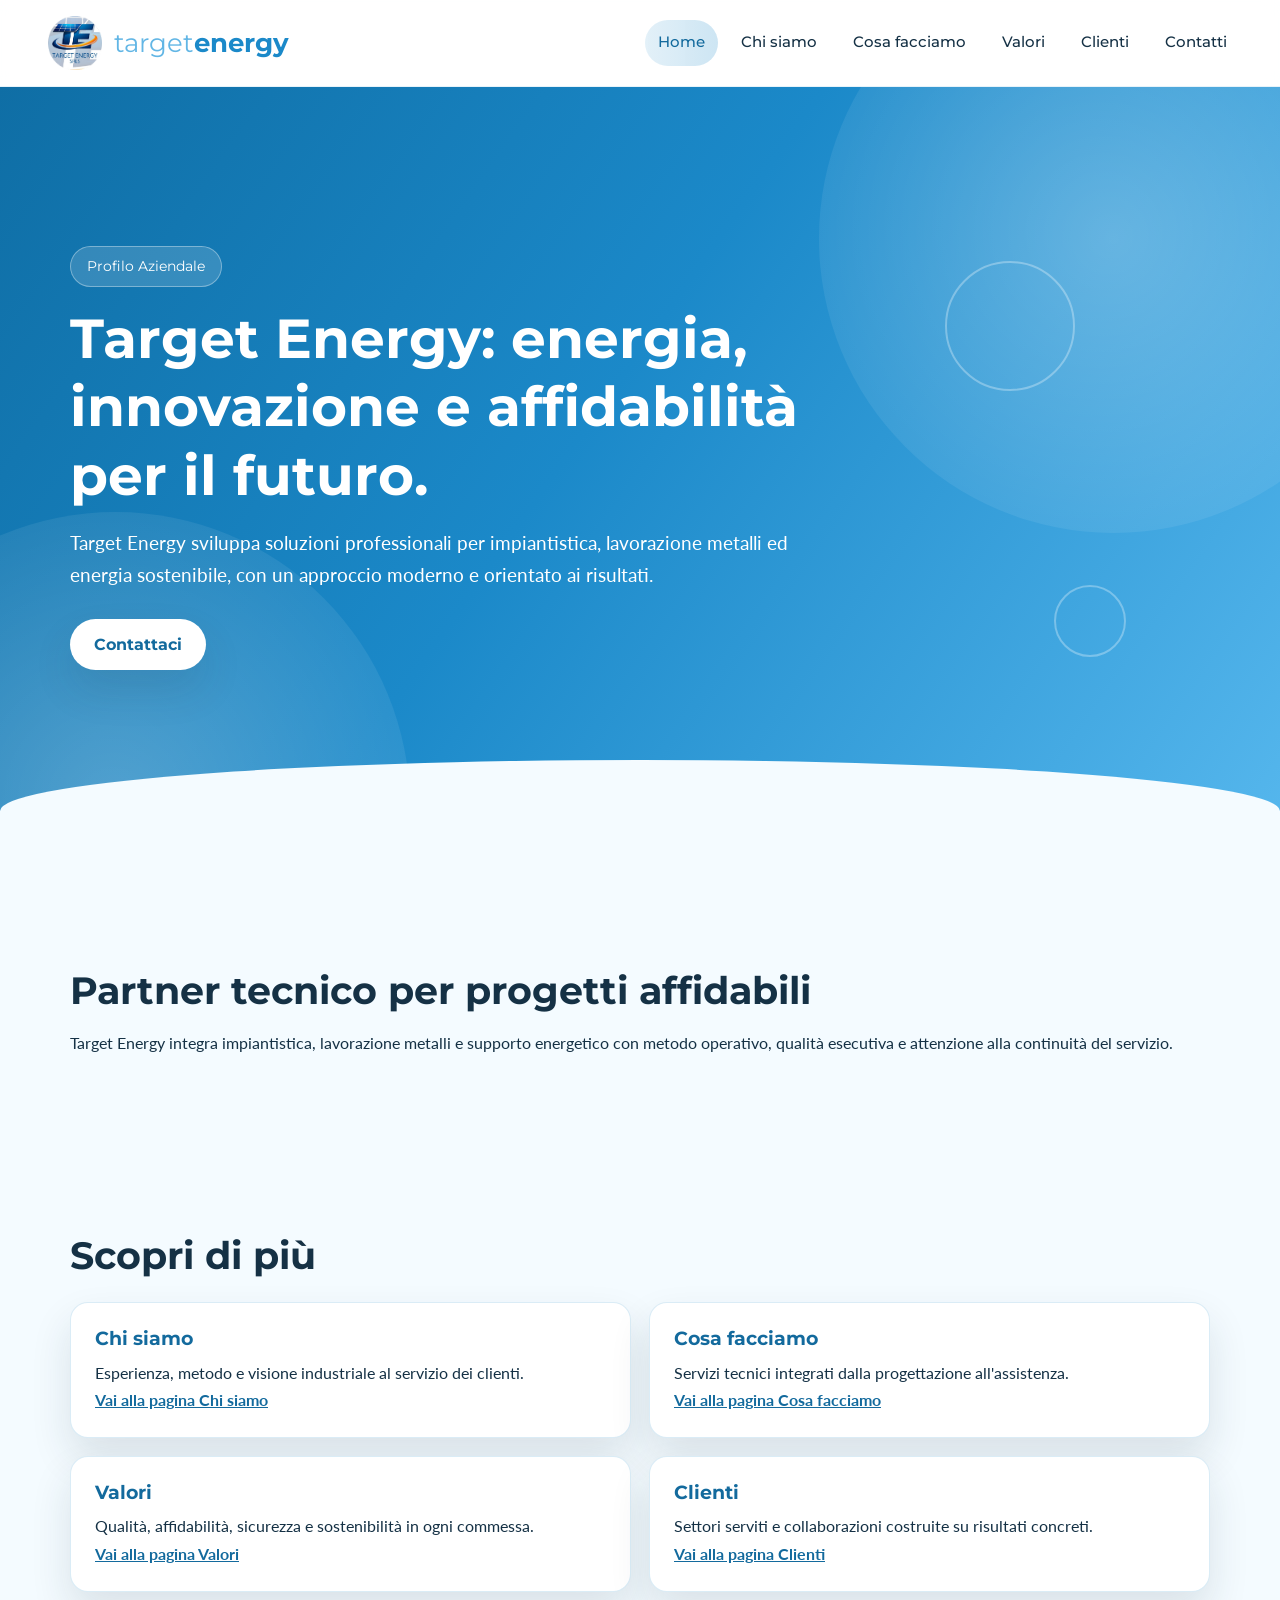
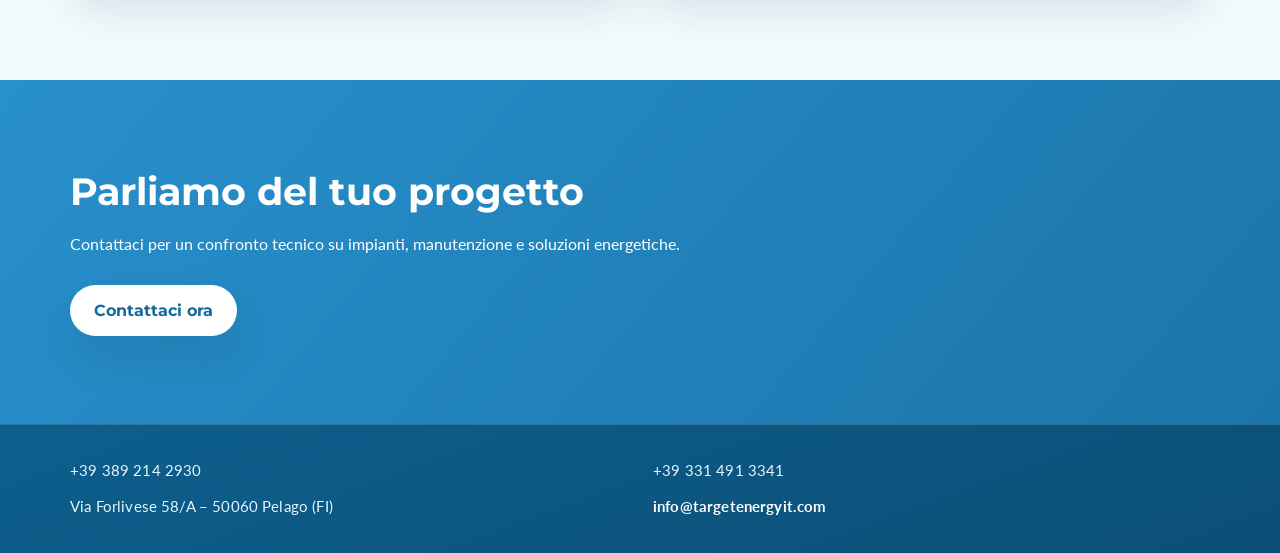
<file: index.html>
<!DOCTYPE html>
<html lang="it">
<head>
  <meta charset="UTF-8">
  <meta name="viewport" content="width=device-width, initial-scale=1.0">
  <title>Target Energy | Energia Solare, Fotovoltaico e Pannelli Solari a Pelago (FI)</title>
  <meta name="description" content="Target Energy a Pelago (FI), Toscana: energia solare, impianti fotovoltaici e pannelli solari con servizi tecnici integrati per aziende e privati.">
  <link rel="canonical" href="https://targetenergyit.com/">
  <meta property="og:type" content="website">
  <meta property="og:locale" content="it_IT">
  <meta property="og:title" content="Target Energy | Energia Solare, Fotovoltaico e Pannelli Solari a Pelago (FI)">
  <meta property="og:description" content="Energia solare e fotovoltaico a Pelago (FI): pannelli solari, impiantistica e supporto tecnico firmati Target Energy.">
  <meta property="og:url" content="https://targetenergyit.com/">
  <meta property="og:image" content="https://targetenergyit.com/img/logo2.png">
  <meta name="twitter:card" content="summary_large_image">
  <meta name="twitter:title" content="Target Energy | Energia Solare, Fotovoltaico e Pannelli Solari a Pelago (FI)">
  <meta name="twitter:description" content="Energia solare e fotovoltaico a Pelago (FI): pannelli solari, impiantistica e supporto tecnico firmati Target Energy.">
  <meta name="twitter:image" content="https://targetenergyit.com/img/logo2.png">
  <link rel="icon" href="favicon.ico" sizes="any">
  <link rel="icon" type="image/png" sizes="32x32" href="favicon-32x32.png">
  <link rel="icon" type="image/png" sizes="16x16" href="favicon-16x16.png">
  <link rel="icon" type="image/svg+xml" href="favicon.svg">
  <link rel="apple-touch-icon" sizes="180x180" href="apple-touch-icon.png">
  <link rel="manifest" href="site.webmanifest">
  <link rel="preconnect" href="https://fonts.googleapis.com">
  <link rel="preconnect" href="https://fonts.gstatic.com" crossorigin>
  <link href="https://fonts.googleapis.com/css2?family=Lato:wght@300;400;700&family=Montserrat:wght@400;500;600;700;800&display=swap" rel="stylesheet">
  <link rel="stylesheet" href="style.css">
  <script type="application/ld+json">
  {
    "@context": "https://schema.org",
    "@type": "LocalBusiness",
    "name": "Target Energy",
    "url": "https://targetenergyit.com/",
    "logo": "https://targetenergyit.com/img/logo.png",
    "image": "https://targetenergyit.com/img/logo2.png",
    "telephone": "+39 389 214 2930",
    "email": "info@targetenergyit.com",
    "address": {
      "@type": "PostalAddress",
      "streetAddress": "Via Forlivese 58/A",
      "addressLocality": "Pelago",
      "addressRegion": "FI",
      "postalCode": "50060",
      "addressCountry": "IT"
    },
    "sameAs": []
  }
  </script>
</head>
<body>
  <header class="header" id="top">
    <div class="nav-wrap">
      <a class="brand" href="/" aria-label="Target Energy home">
        <img src="img/logo.png" alt="Logo Target Energy">
        <span class="brand-text"><span class="brand-light">target</span><span class="brand-strong">energy</span></span>
      </a>

      <button class="menu-toggle" id="menuToggle" aria-label="Apri menu" aria-expanded="false" aria-controls="menu">☰</button>

      <nav class="nav" id="menu" aria-label="Navigazione principale">
        <a href="/" aria-current="page">Home</a>
        <a href="chi-siamo.html">Chi siamo</a>
        <a href="cosa%20facciamo.html">Cosa facciamo</a>
        <a href="values.html">Valori</a>
        <a href="clients.html">Clienti</a>
        <a href="contact.html">Contatti</a>
      </nav>
    </div>
  </header>

  <main>
    <section class="hero" id="profilo">
      <div class="hero-bg-shape hero-bg-shape-1"></div>
      <div class="hero-bg-shape hero-bg-shape-2"></div>
      <div class="hero-circle hero-circle-1"></div>
      <div class="hero-circle hero-circle-2"></div>

      <div class="container hero-content">
        <p class="eyebrow">Profilo Aziendale</p>
        <h1>Target Energy: energia, innovazione e affidabilità per il futuro.</h1>
        <p class="lead">Target Energy sviluppa soluzioni professionali per impiantistica, lavorazione metalli ed energia sostenibile, con un approccio moderno e orientato ai risultati.</p>
        <a class="cta" href="contact.html">Contattaci</a>
      </div>
      <div class="wave" aria-hidden="true"></div>
    </section>

    <section class="section">
      <div class="container">
        <h2 class="section-title">Partner tecnico per progetti affidabili</h2>
        <p>Target Energy integra impiantistica, lavorazione metalli e supporto energetico con metodo operativo, qualità esecutiva e attenzione alla continuità del servizio.</p>
      </div>
    </section>

    <section class="section">
      <div class="container">
        <h2 class="section-title">Scopri di più</h2>
        <div class="cards-grid cards-grid-2">
          <article class="value-card">
            <h3>Chi siamo</h3>
            <p>Esperienza, metodo e visione industriale al servizio dei clienti.</p>
            <a class="text-link" href="chi-siamo.html">Vai alla pagina Chi siamo</a>
          </article>
          <article class="value-card">
            <h3>Cosa facciamo</h3>
            <p>Servizi tecnici integrati dalla progettazione all'assistenza.</p>
            <a class="text-link" href="cosa%20facciamo.html">Vai alla pagina Cosa facciamo</a>
          </article>
          <article class="value-card">
            <h3>Valori</h3>
            <p>Qualità, affidabilità, sicurezza e sostenibilità in ogni commessa.</p>
            <a class="text-link" href="values.html">Vai alla pagina Valori</a>
          </article>
          <article class="value-card">
            <h3>Clienti</h3>
            <p>Settori serviti e collaborazioni costruite su risultati concreti.</p>
            <a class="text-link" href="clients.html">Vai alla pagina Clienti</a>
          </article>
        </div>
      </div>
    </section>

    <section class="section section-blue">
      <div class="container">
        <h2 class="section-title">Parliamo del tuo progetto</h2>
        <p>Contattaci per un confronto tecnico su impianti, manutenzione e soluzioni energetiche.</p>
        <a class="cta" href="contact.html">Contattaci ora</a>
      </div>
    </section>
  </main>

  <footer class="site-footer" aria-label="Contatti">
    <div class="container site-footer-content">
      <p>+39 389 214 2930</p>
      <p>+39 331 491 3341</p>
      <p>Via Forlivese 58/A – 50060 Pelago (FI)</p>
      <p><a href="mailto:info@targetenergyit.com">info@targetenergyit.com</a></p>
    </div>
  </footer>

  <script src="script.js"></script>
</body>
</html>
</file>
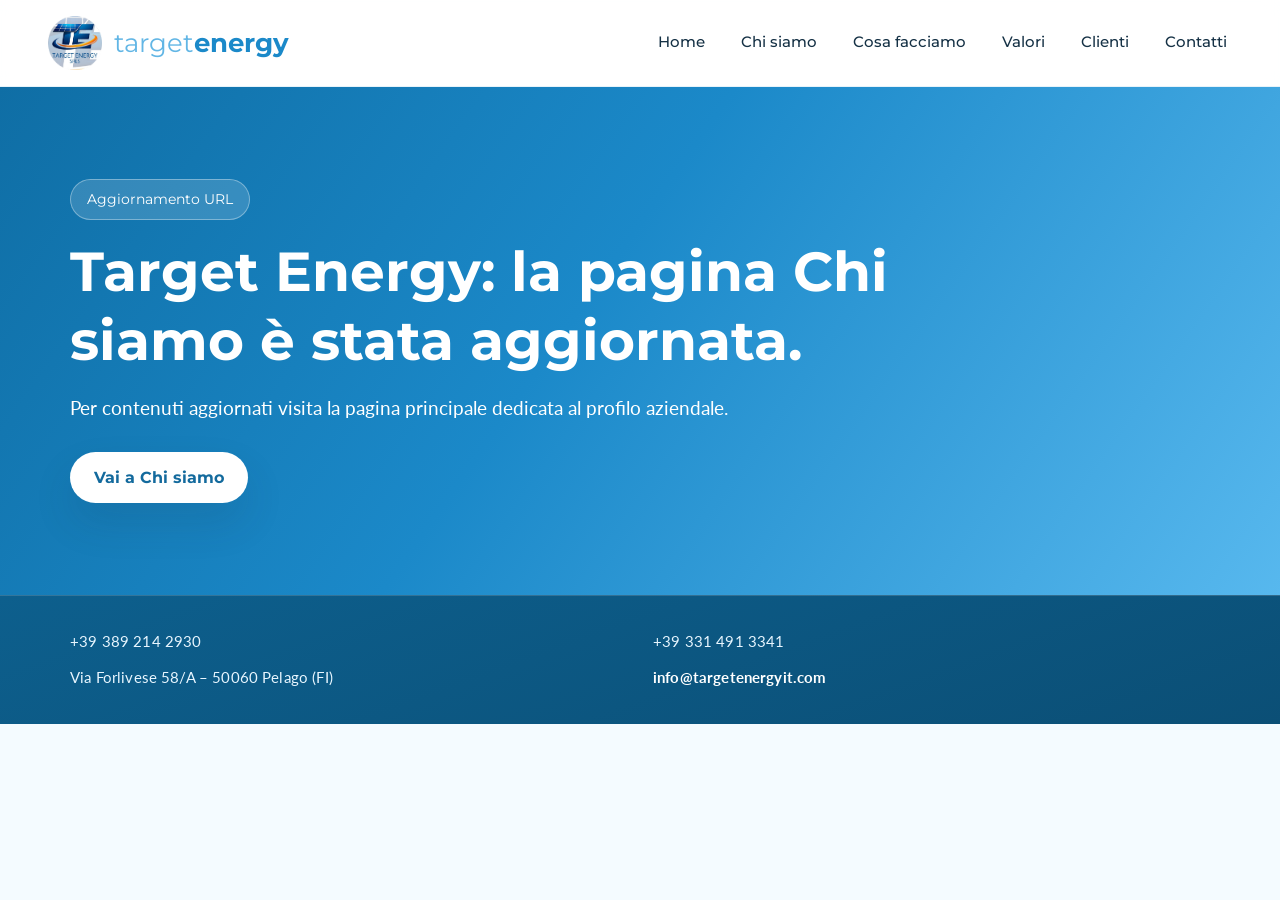
<file: about.html>
<!DOCTYPE html>
<html lang="it">
<head>
  <meta charset="UTF-8">
  <meta name="viewport" content="width=device-width, initial-scale=1.0">
  <meta name="robots" content="noindex,follow">
  <title>Target Energy | Chi Siamo (URL precedente)</title>
  <meta name="description" content="URL precedente di Target Energy: visita chi-siamo.html per informazioni aggiornate su energia solare, fotovoltaico e pannelli solari a Pelago (FI).">
  <link rel="canonical" href="https://targetenergyit.com/chi-siamo.html">
  <meta property="og:type" content="website">
  <meta property="og:locale" content="it_IT">
  <meta property="og:title" content="Target Energy | Chi Siamo (URL precedente)">
  <meta property="og:description" content="Pagina legacy: vai alla pagina aggiornata Target Energy su energia solare, fotovoltaico e pannelli solari a Pelago (FI).">
  <meta property="og:url" content="https://targetenergyit.com/chi-siamo.html">
  <meta property="og:image" content="https://targetenergyit.com/img/we.jpeg">
  <meta name="twitter:card" content="summary_large_image">
  <meta name="twitter:title" content="Target Energy | Chi Siamo (URL precedente)">
  <meta name="twitter:description" content="URL precedente: vai alla pagina aggiornata Target Energy su energia solare, fotovoltaico e pannelli solari a Pelago (FI).">
  <meta name="twitter:image" content="https://targetenergyit.com/img/we.jpeg">
  <link rel="icon" href="favicon.ico" sizes="any">
  <link rel="icon" type="image/png" sizes="32x32" href="favicon-32x32.png">
  <link rel="icon" type="image/png" sizes="16x16" href="favicon-16x16.png">
  <link rel="icon" type="image/svg+xml" href="favicon.svg">
  <link rel="apple-touch-icon" sizes="180x180" href="apple-touch-icon.png">
  <link rel="manifest" href="site.webmanifest">
  <link rel="preconnect" href="https://fonts.googleapis.com">
  <link rel="preconnect" href="https://fonts.gstatic.com" crossorigin>
  <link href="https://fonts.googleapis.com/css2?family=Lato:wght@300;400;700&family=Montserrat:wght@400;500;600;700;800&display=swap" rel="stylesheet">
  <link rel="stylesheet" href="style.css">
  <script type="application/ld+json">
  {
    "@context": "https://schema.org",
    "@type": "LocalBusiness",
    "name": "Target Energy",
    "url": "https://targetenergyit.com/chi-siamo.html",
    "logo": "https://targetenergyit.com/img/logo.png",
    "telephone": "+39 389 214 2930",
    "email": "info@targetenergyit.com",
    "address": {
      "@type": "PostalAddress",
      "streetAddress": "Via Forlivese 58/A",
      "addressLocality": "Pelago",
      "addressRegion": "FI",
      "postalCode": "50060",
      "addressCountry": "IT"
    },
    "sameAs": []
  }
  </script>
</head>
<body>
  <header class="header" id="top">
    <div class="nav-wrap">
      <a class="brand" href="/" aria-label="Target Energy home">
        <img src="img/logo.png" alt="Logo Target Energy">
        <span class="brand-text"><span class="brand-light">target</span><span class="brand-strong">energy</span></span>
      </a>
      <button class="menu-toggle" id="menuToggle" aria-label="Apri menu" aria-expanded="false" aria-controls="menu">☰</button>
      <nav class="nav" id="menu" aria-label="Navigazione principale">
        <a href="/">Home</a>
        <a href="chi-siamo.html">Chi siamo</a>
        <a href="cosa%20facciamo.html">Cosa facciamo</a>
        <a href="values.html">Valori</a>
        <a href="clients.html">Clienti</a>
        <a href="contact.html">Contatti</a>
      </nav>
    </div>
  </header>

  <main>
    <section class="page-hero">
      <div class="container page-hero-content">
        <p class="eyebrow">Aggiornamento URL</p>
        <h1>Target Energy: la pagina Chi siamo è stata aggiornata.</h1>
        <p class="lead">Per contenuti aggiornati visita la pagina principale dedicata al profilo aziendale.</p>
        <a class="cta" href="chi-siamo.html">Vai a Chi siamo</a>
      </div>
    </section>
  </main>

  <footer class="site-footer" aria-label="Contatti">
    <div class="container site-footer-content">
      <p>+39 389 214 2930</p>
      <p>+39 331 491 3341</p>
      <p>Via Forlivese 58/A – 50060 Pelago (FI)</p>
      <p><a href="mailto:info@targetenergyit.com">info@targetenergyit.com</a></p>
    </div>
  </footer>

  <script src="script.js"></script>
</body>
</html>
</file>
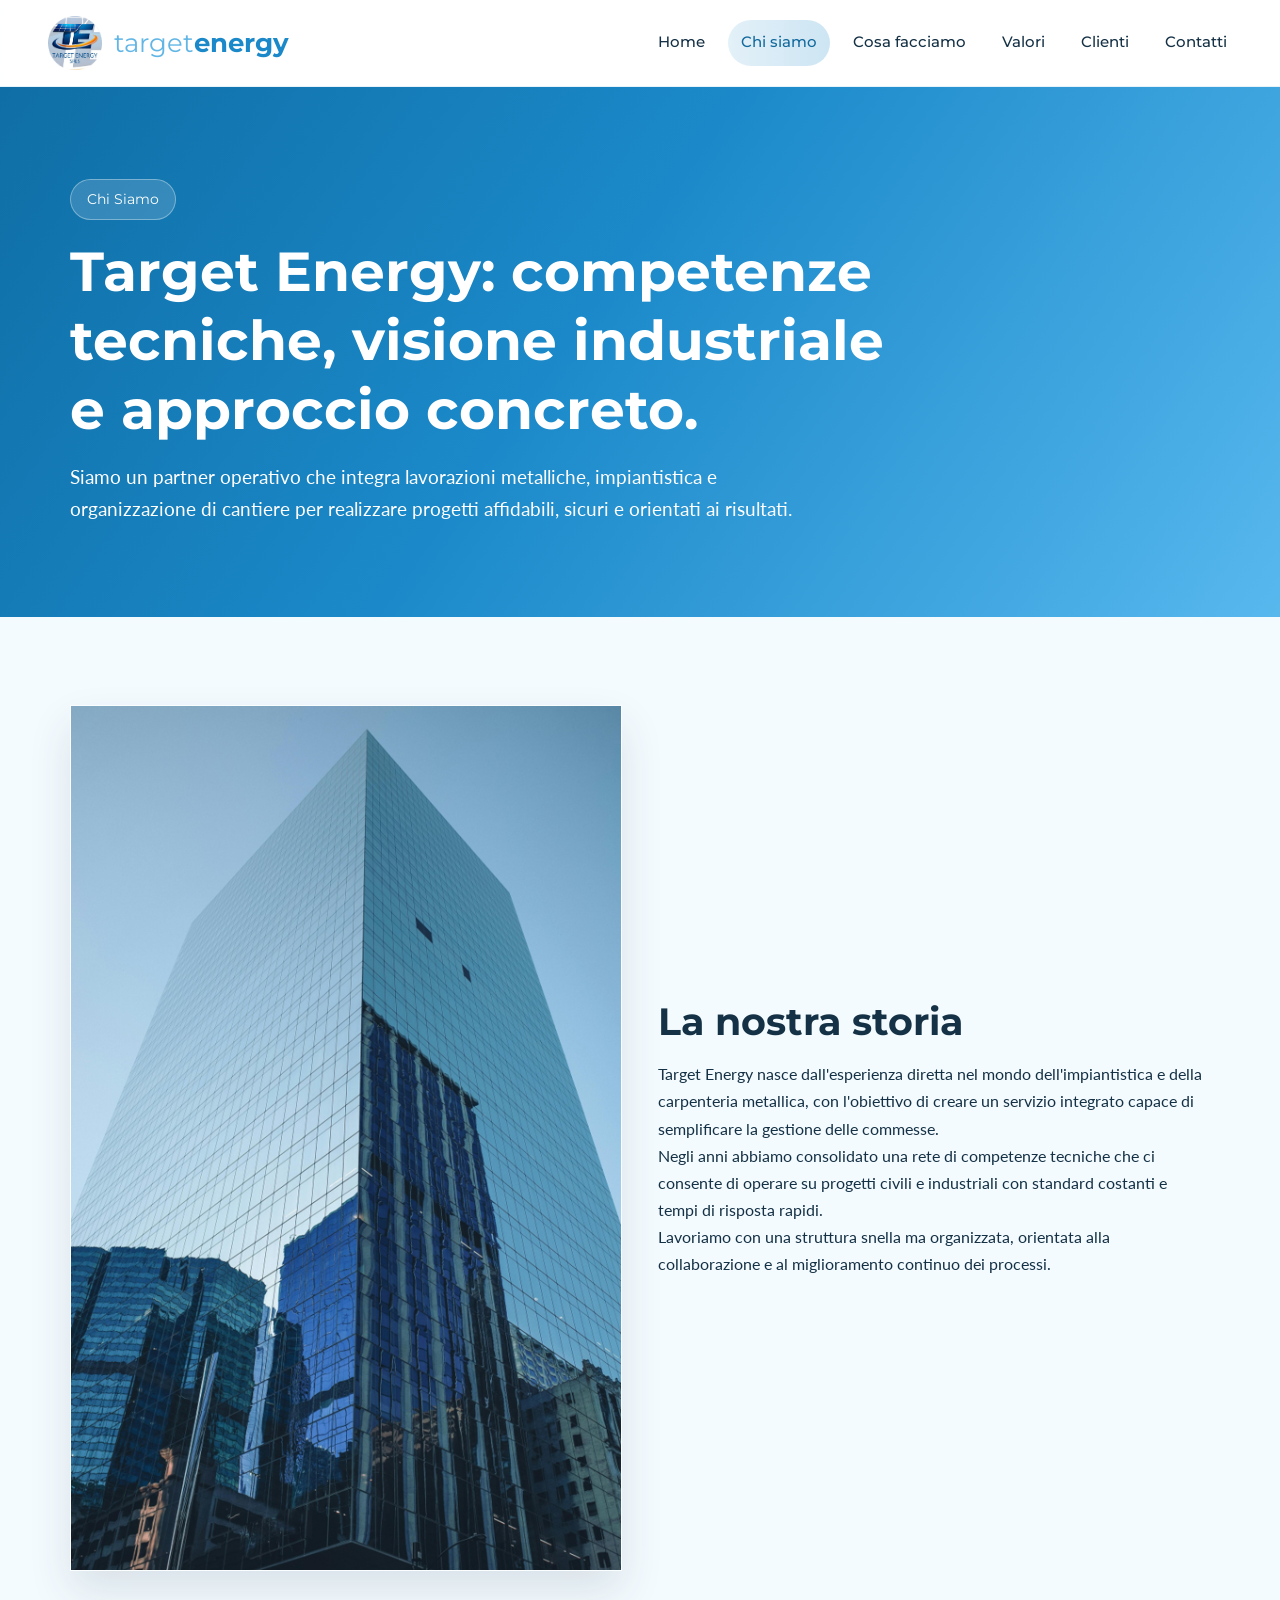
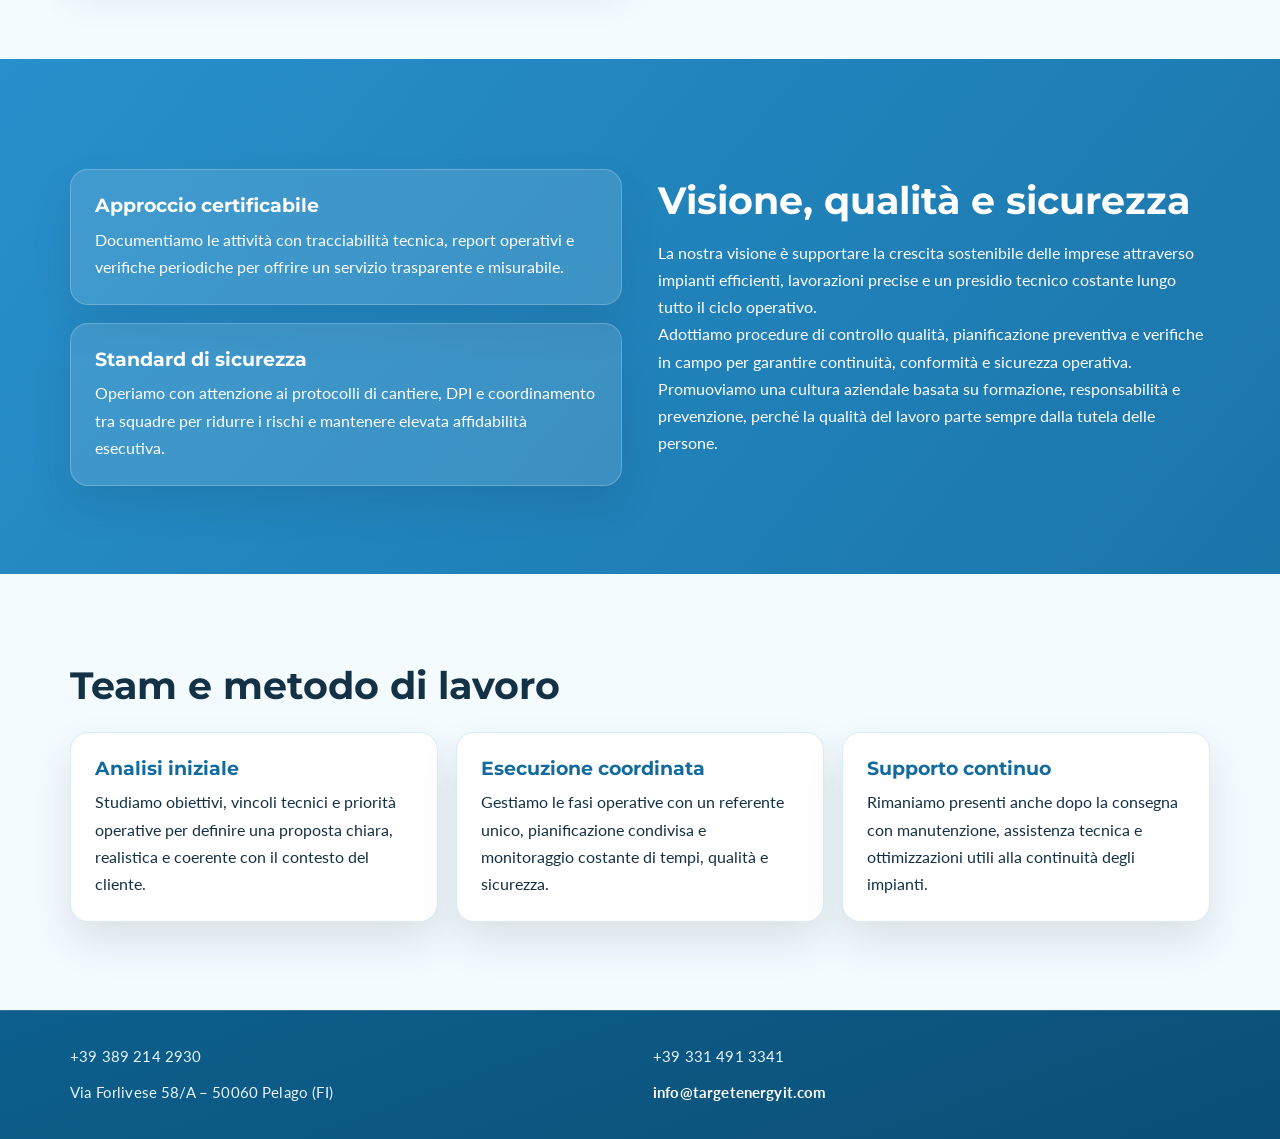
<file: chi-siamo.html>
<!DOCTYPE html>
<html lang="it">
<head>
  <meta charset="UTF-8">
  <meta name="viewport" content="width=device-width, initial-scale=1.0">
  <title>Target Energy | Chi Siamo</title>
  <meta name="description" content="Scopri Target Energy a Pelago (FI): esperienza in energia solare, impianti fotovoltaici, pannelli solari e servizi tecnici per imprese e privati.">
  <link rel="canonical" href="https://targetenergyit.com/chi-siamo.html">
  <meta property="og:type" content="website">
  <meta property="og:locale" content="it_IT">
  <meta property="og:title" content="Target Energy | Chi Siamo">
  <meta property="og:description" content="Team Target Energy a Pelago (FI) specializzato in energia solare, fotovoltaico e pannelli solari con approccio tecnico affidabile.">
  <meta property="og:url" content="https://targetenergyit.com/chi-siamo.html">
  <meta property="og:image" content="https://targetenergyit.com/img/we.jpeg">
  <meta name="twitter:card" content="summary_large_image">
  <meta name="twitter:title" content="Target Energy | Chi Siamo">
  <meta name="twitter:description" content="Team Target Energy a Pelago (FI) specializzato in energia solare, fotovoltaico e pannelli solari con approccio tecnico affidabile.">
  <meta name="twitter:image" content="https://targetenergyit.com/img/we.jpeg">
  <link rel="icon" href="favicon.ico" sizes="any">
  <link rel="icon" type="image/png" sizes="32x32" href="favicon-32x32.png">
  <link rel="icon" type="image/png" sizes="16x16" href="favicon-16x16.png">
  <link rel="icon" type="image/svg+xml" href="favicon.svg">
  <link rel="apple-touch-icon" sizes="180x180" href="apple-touch-icon.png">
  <link rel="manifest" href="site.webmanifest">
  <link rel="preconnect" href="https://fonts.googleapis.com">
  <link rel="preconnect" href="https://fonts.gstatic.com" crossorigin>
  <link href="https://fonts.googleapis.com/css2?family=Lato:wght@300;400;700&family=Montserrat:wght@400;500;600;700;800&display=swap" rel="stylesheet">
  <link rel="stylesheet" href="style.css">
  <script type="application/ld+json">
  {
    "@context": "https://schema.org",
    "@type": "LocalBusiness",
    "name": "Target Energy",
    "url": "https://targetenergyit.com/chi-siamo.html",
    "logo": "https://targetenergyit.com/img/logo.png",
    "telephone": "+39 389 214 2930",
    "email": "info@targetenergyit.com",
    "address": {
      "@type": "PostalAddress",
      "streetAddress": "Via Forlivese 58/A",
      "addressLocality": "Pelago",
      "addressRegion": "FI",
      "postalCode": "50060",
      "addressCountry": "IT"
    },
    "sameAs": []
  }
  </script>
</head>
<body>
  <header class="header" id="top">
    <div class="nav-wrap">
      <a class="brand" href="/" aria-label="Target Energy home">
        <img src="img/logo.png" alt="Logo Target Energy">
        <span class="brand-text"><span class="brand-light">target</span><span class="brand-strong">energy</span></span>
      </a>
      <button class="menu-toggle" id="menuToggle" aria-label="Apri menu" aria-expanded="false" aria-controls="menu">☰</button>
      <nav class="nav" id="menu" aria-label="Navigazione principale">
        <a href="/">Home</a>
        <a href="chi-siamo.html" aria-current="page">Chi siamo</a>
        <a href="cosa%20facciamo.html">Cosa facciamo</a>
        <a href="values.html">Valori</a>
        <a href="clients.html">Clienti</a>
        <a href="contact.html">Contatti</a>
      </nav>
    </div>
  </header>

  <main>
    <section class="page-hero">
      <div class="container page-hero-content">
        <p class="eyebrow">Chi Siamo</p>
        <h1>Target Energy: competenze tecniche, visione industriale e approccio concreto.</h1>
        <p class="lead">Siamo un partner operativo che integra lavorazioni metalliche, impiantistica e organizzazione di cantiere per realizzare progetti affidabili, sicuri e orientati ai risultati.</p>
      </div>
    </section>

    <section class="section">
      <div class="container grid two-col">
        <div class="media card-glass">
          <img src="img/tour.png" alt="Sopralluogo tecnico per sviluppo progetto">
        </div>
        <div class="content">
          <h2>La nostra storia</h2>
          <p>Target Energy nasce dall'esperienza diretta nel mondo dell'impiantistica e della carpenteria metallica, con l'obiettivo di creare un servizio integrato capace di semplificare la gestione delle commesse.</p>
          <p>Negli anni abbiamo consolidato una rete di competenze tecniche che ci consente di operare su progetti civili e industriali con standard costanti e tempi di risposta rapidi.</p>
          <p>Lavoriamo con una struttura snella ma organizzata, orientata alla collaborazione e al miglioramento continuo dei processi.</p>
        </div>
      </div>
    </section>

    <section class="section section-blue">
      <div class="container grid two-col reverse">
        <div class="content">
          <h2>Visione, qualità e sicurezza</h2>
          <p>La nostra visione è supportare la crescita sostenibile delle imprese attraverso impianti efficienti, lavorazioni precise e un presidio tecnico costante lungo tutto il ciclo operativo.</p>
          <p>Adottiamo procedure di controllo qualità, pianificazione preventiva e verifiche in campo per garantire continuità, conformità e sicurezza operativa.</p>
          <p>Promuoviamo una cultura aziendale basata su formazione, responsabilità e prevenzione, perché la qualità del lavoro parte sempre dalla tutela delle persone.</p>
        </div>
        <div class="cards-grid">
          <article class="value-card value-card-dark">
            <h3>Approccio certificabile</h3>
            <p>Documentiamo le attività con tracciabilità tecnica, report operativi e verifiche periodiche per offrire un servizio trasparente e misurabile.</p>
          </article>
          <article class="value-card value-card-dark">
            <h3>Standard di sicurezza</h3>
            <p>Operiamo con attenzione ai protocolli di cantiere, DPI e coordinamento tra squadre per ridurre i rischi e mantenere elevata affidabilità esecutiva.</p>
          </article>
        </div>
      </div>
    </section>

    <section class="section">
      <div class="container">
        <h2 class="section-title">Team e metodo di lavoro</h2>
        <div class="cards-grid cards-grid-3">
          <article class="value-card">
            <h3>Analisi iniziale</h3>
            <p>Studiamo obiettivi, vincoli tecnici e priorità operative per definire una proposta chiara, realistica e coerente con il contesto del cliente.</p>
          </article>
          <article class="value-card">
            <h3>Esecuzione coordinata</h3>
            <p>Gestiamo le fasi operative con un referente unico, pianificazione condivisa e monitoraggio costante di tempi, qualità e sicurezza.</p>
          </article>
          <article class="value-card">
            <h3>Supporto continuo</h3>
            <p>Rimaniamo presenti anche dopo la consegna con manutenzione, assistenza tecnica e ottimizzazioni utili alla continuità degli impianti.</p>
          </article>
        </div>
      </div>
    </section>
  </main>

  <footer class="site-footer" aria-label="Contatti">
    <div class="container site-footer-content">
      <p>+39 389 214 2930</p>
      <p>+39 331 491 3341</p>
      <p>Via Forlivese 58/A – 50060 Pelago (FI)</p>
      <p><a href="mailto:info@targetenergyit.com">info@targetenergyit.com</a></p>
    </div>
  </footer>

  <script src="script.js"></script>
</body>
</html>
</file>
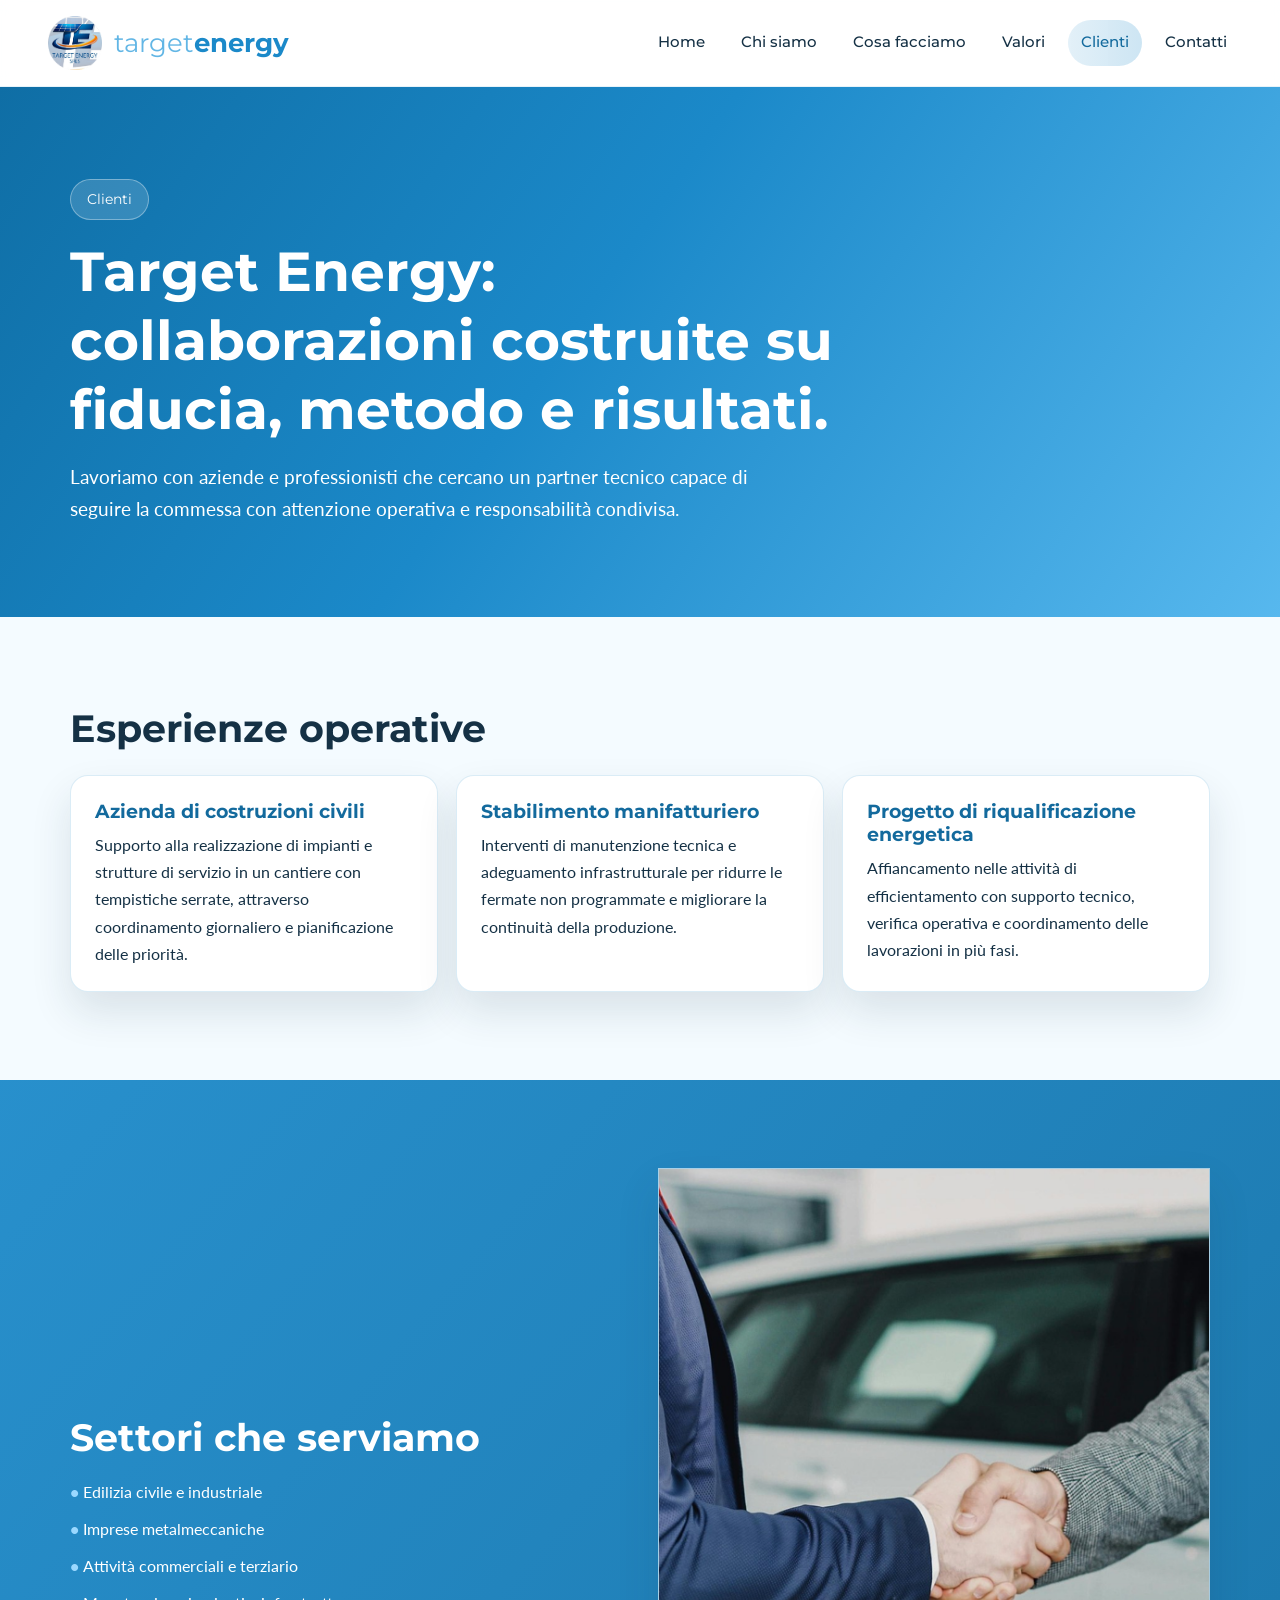
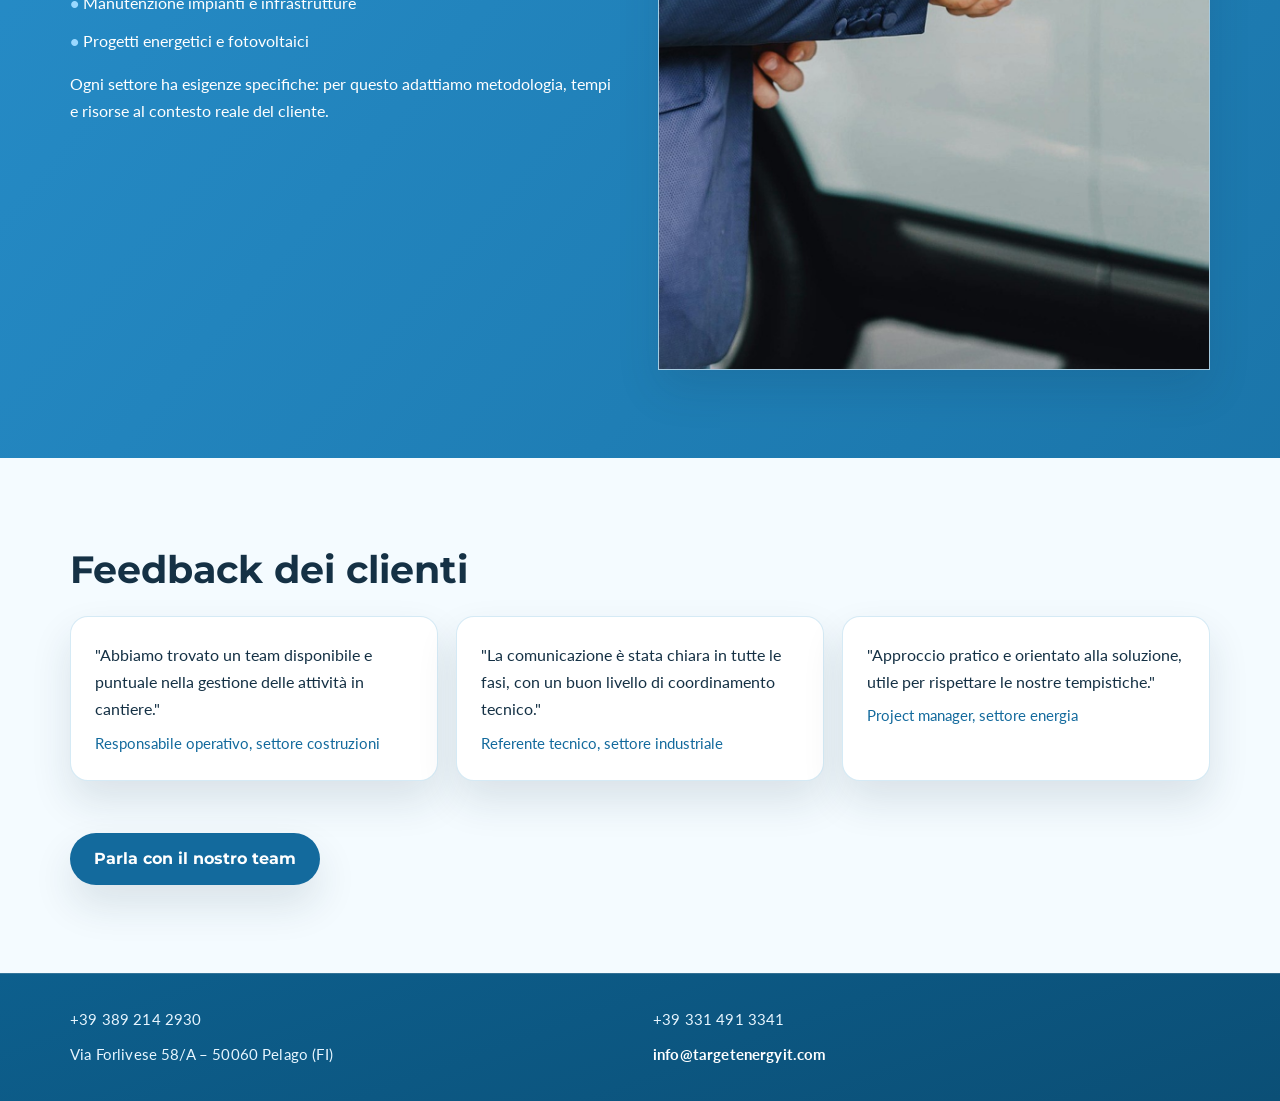
<file: clients.html>
<!DOCTYPE html>
<html lang="it">
<head>
  <meta charset="UTF-8">
  <meta name="viewport" content="width=device-width, initial-scale=1.0">
  <title>Target Energy | Clienti e Settori</title>
  <meta name="description" content="Target Energy a Pelago (FI) supporta clienti in energia solare, fotovoltaico e pannelli solari con interventi tecnici su misura per più settori.">
  <link rel="canonical" href="https://targetenergyit.com/clients.html">
  <meta property="og:type" content="website">
  <meta property="og:locale" content="it_IT">
  <meta property="og:title" content="Target Energy | Clienti e Settori">
  <meta property="og:description" content="Esperienze con Target Energy a Pelago (FI) in progetti di energia solare, fotovoltaico, pannelli solari e impiantistica.">
  <meta property="og:url" content="https://targetenergyit.com/clients.html">
  <meta property="og:image" content="https://targetenergyit.com/img/hand.png">
  <meta name="twitter:card" content="summary_large_image">
  <meta name="twitter:title" content="Target Energy | Clienti e Settori">
  <meta name="twitter:description" content="Esperienze con Target Energy a Pelago (FI) in progetti di energia solare, fotovoltaico, pannelli solari e impiantistica.">
  <meta name="twitter:image" content="https://targetenergyit.com/img/hand.png">
  <link rel="icon" href="favicon.ico" sizes="any">
  <link rel="icon" type="image/png" sizes="32x32" href="favicon-32x32.png">
  <link rel="icon" type="image/png" sizes="16x16" href="favicon-16x16.png">
  <link rel="icon" type="image/svg+xml" href="favicon.svg">
  <link rel="apple-touch-icon" sizes="180x180" href="apple-touch-icon.png">
  <link rel="manifest" href="site.webmanifest">
  <link rel="preconnect" href="https://fonts.googleapis.com">
  <link rel="preconnect" href="https://fonts.gstatic.com" crossorigin>
  <link href="https://fonts.googleapis.com/css2?family=Lato:wght@300;400;700&family=Montserrat:wght@400;500;600;700;800&display=swap" rel="stylesheet">
  <link rel="stylesheet" href="style.css">
  <script type="application/ld+json">
  {
    "@context": "https://schema.org",
    "@type": "LocalBusiness",
    "name": "Target Energy",
    "url": "https://targetenergyit.com/clients.html",
    "logo": "https://targetenergyit.com/img/logo.png",
    "telephone": "+39 389 214 2930",
    "email": "info@targetenergyit.com",
    "address": {
      "@type": "PostalAddress",
      "streetAddress": "Via Forlivese 58/A",
      "addressLocality": "Pelago",
      "addressRegion": "FI",
      "postalCode": "50060",
      "addressCountry": "IT"
    },
    "sameAs": []
  }
  </script>
</head>
<body>
  <header class="header" id="top">
    <div class="nav-wrap">
      <a class="brand" href="/" aria-label="Target Energy home">
        <img src="img/logo.png" alt="Logo Target Energy">
        <span class="brand-text"><span class="brand-light">target</span><span class="brand-strong">energy</span></span>
      </a>
      <button class="menu-toggle" id="menuToggle" aria-label="Apri menu" aria-expanded="false" aria-controls="menu">☰</button>
      <nav class="nav" id="menu" aria-label="Navigazione principale">
        <a href="/">Home</a>
        <a href="chi-siamo.html">Chi siamo</a>
        <a href="cosa%20facciamo.html">Cosa facciamo</a>
        <a href="values.html">Valori</a>
        <a href="clients.html" aria-current="page">Clienti</a>
        <a href="contact.html">Contatti</a>
      </nav>
    </div>
  </header>

  <main>
    <section class="page-hero">
      <div class="container page-hero-content">
        <p class="eyebrow">Clienti</p>
        <h1>Target Energy: collaborazioni costruite su fiducia, metodo e risultati.</h1>
        <p class="lead">Lavoriamo con aziende e professionisti che cercano un partner tecnico capace di seguire la commessa con attenzione operativa e responsabilità condivisa.</p>
      </div>
    </section>

    <section class="section">
      <div class="container">
        <h2 class="section-title">Esperienze operative</h2>
        <div class="cards-grid cards-grid-3">
          <article class="value-card">
            <h3>Azienda di costruzioni civili</h3>
            <p>Supporto alla realizzazione di impianti e strutture di servizio in un cantiere con tempistiche serrate, attraverso coordinamento giornaliero e pianificazione delle priorità.</p>
          </article>
          <article class="value-card">
            <h3>Stabilimento manifatturiero</h3>
            <p>Interventi di manutenzione tecnica e adeguamento infrastrutturale per ridurre le fermate non programmate e migliorare la continuità della produzione.</p>
          </article>
          <article class="value-card">
            <h3>Progetto di riqualificazione energetica</h3>
            <p>Affiancamento nelle attività di efficientamento con supporto tecnico, verifica operativa e coordinamento delle lavorazioni in più fasi.</p>
          </article>
        </div>
      </div>
    </section>

    <section class="section section-blue">
      <div class="container grid two-col reverse">
        <div class="content">
          <h2>Settori che serviamo</h2>
          <ul class="info-list">
            <li>Edilizia civile e industriale</li>
            <li>Imprese metalmeccaniche</li>
            <li>Attività commerciali e terziario</li>
            <li>Manutenzione impianti e infrastrutture</li>
            <li>Progetti energetici e fotovoltaici</li>
          </ul>
          <p>Ogni settore ha esigenze specifiche: per questo adattiamo metodologia, tempi e risorse al contesto reale del cliente.</p>
        </div>
        <div class="media card-glass">
          <img src="img/hand.png" alt="Collaborazione tra professionisti in ambito tecnico">
        </div>
      </div>
    </section>

    <section class="section">
      <div class="container">
        <h2 class="section-title">Feedback dei clienti</h2>
        <div class="cards-grid cards-grid-3">
          <article class="quote-card">
            <p>"Abbiamo trovato un team disponibile e puntuale nella gestione delle attività in cantiere."</p>
            <span>Responsabile operativo, settore costruzioni</span>
          </article>
          <article class="quote-card">
            <p>"La comunicazione è stata chiara in tutte le fasi, con un buon livello di coordinamento tecnico."</p>
            <span>Referente tecnico, settore industriale</span>
          </article>
          <article class="quote-card">
            <p>"Approccio pratico e orientato alla soluzione, utile per rispettare le nostre tempistiche."</p>
            <span>Project manager, settore energia</span>
          </article>
        </div>
        <div class="cta-wrap">
          <a class="cta cta-dark" href="contact.html">Parla con il nostro team</a>
        </div>
      </div>
    </section>
  </main>

  <footer class="site-footer" aria-label="Contatti">
    <div class="container site-footer-content">
      <p>+39 389 214 2930</p>
      <p>+39 331 491 3341</p>
      <p>Via Forlivese 58/A – 50060 Pelago (FI)</p>
      <p><a href="mailto:info@targetenergyit.com">info@targetenergyit.com</a></p>
    </div>
  </footer>

  <script src="script.js"></script>
</body>
</html>
</file>
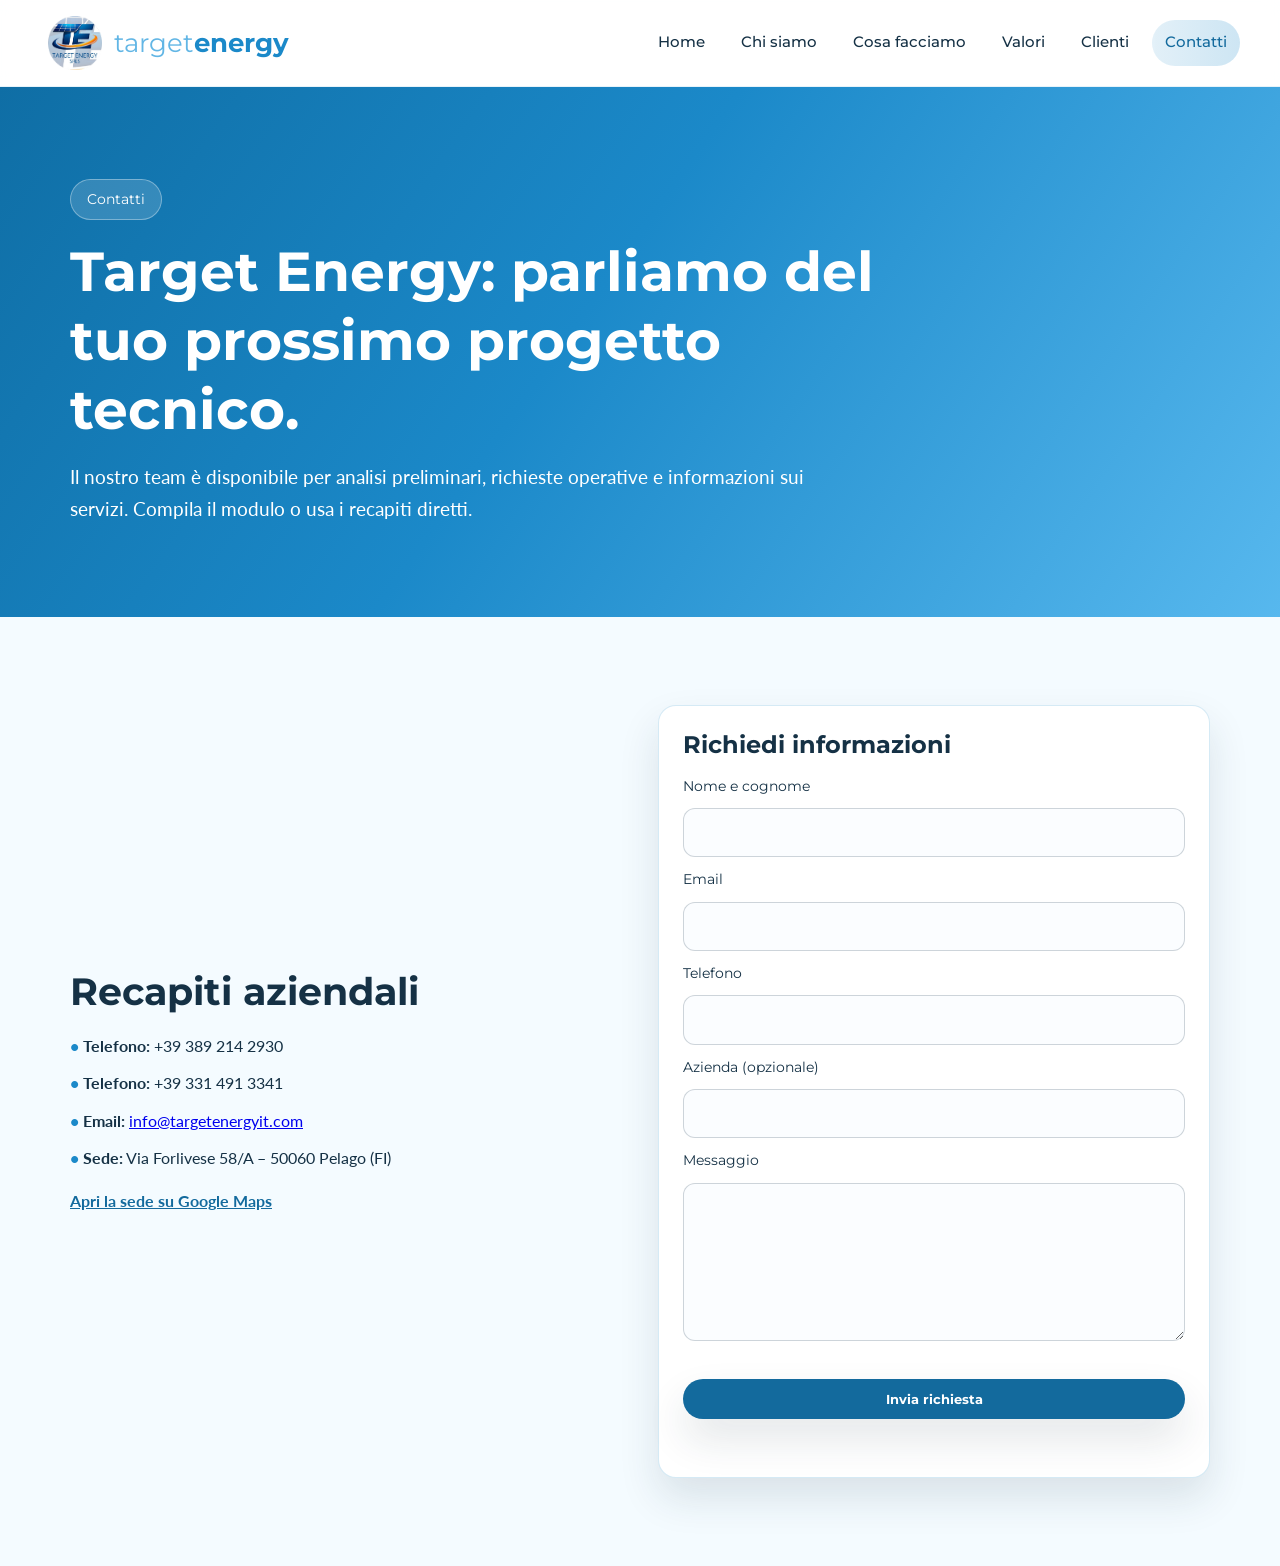
<file: contact.html>
<!DOCTYPE html>
<html lang="it">
<head>
  <meta charset="UTF-8">
  <meta name="viewport" content="width=device-width, initial-scale=1.0">
  <title>Target Energy | Contatti</title>
  <meta name="description" content="Contatta Target Energy a Pelago (FI) per energia solare, fotovoltaico, pannelli solari, impiantistica e consulenza tecnica dedicata.">
  <link rel="canonical" href="https://targetenergyit.com/contact.html">
  <meta property="og:type" content="website">
  <meta property="og:locale" content="it_IT">
  <meta property="og:title" content="Target Energy | Contatti">
  <meta property="og:description" content="Sede Target Energy a Pelago (FI): informazioni su energia solare, fotovoltaico, pannelli solari e supporto tecnico dedicato.">
  <meta property="og:url" content="https://targetenergyit.com/contact.html">
  <meta property="og:image" content="https://targetenergyit.com/img/logo2.png">
  <meta name="twitter:card" content="summary_large_image">
  <meta name="twitter:title" content="Target Energy | Contatti">
  <meta name="twitter:description" content="Sede Target Energy a Pelago (FI): informazioni su energia solare, fotovoltaico, pannelli solari e supporto tecnico dedicato.">
  <meta name="twitter:image" content="https://targetenergyit.com/img/logo2.png">
  <link rel="icon" href="favicon.ico" sizes="any">
  <link rel="icon" type="image/png" sizes="32x32" href="favicon-32x32.png">
  <link rel="icon" type="image/png" sizes="16x16" href="favicon-16x16.png">
  <link rel="icon" type="image/svg+xml" href="favicon.svg">
  <link rel="apple-touch-icon" sizes="180x180" href="apple-touch-icon.png">
  <link rel="manifest" href="site.webmanifest">
  <link rel="preconnect" href="https://fonts.googleapis.com">
  <link rel="preconnect" href="https://fonts.gstatic.com" crossorigin>
  <link href="https://fonts.googleapis.com/css2?family=Lato:wght@300;400;700&family=Montserrat:wght@400;500;600;700;800&display=swap" rel="stylesheet">
  <link rel="stylesheet" href="style.css">
  <script type="application/ld+json">
  {
    "@context": "https://schema.org",
    "@type": "LocalBusiness",
    "name": "Target Energy",
    "url": "https://targetenergyit.com/contact.html",
    "logo": "https://targetenergyit.com/img/logo.png",
    "telephone": "+39 389 214 2930",
    "email": "info@targetenergyit.com",
    "address": {
      "@type": "PostalAddress",
      "streetAddress": "Via Forlivese 58/A",
      "addressLocality": "Pelago",
      "addressRegion": "FI",
      "postalCode": "50060",
      "addressCountry": "IT"
    },
    "sameAs": []
  }
  </script>
</head>
<body>
  <header class="header" id="top">
    <div class="nav-wrap">
      <a class="brand" href="/" aria-label="Target Energy home">
        <img src="img/logo.png" alt="Logo Target Energy">
        <span class="brand-text"><span class="brand-light">target</span><span class="brand-strong">energy</span></span>
      </a>
      <button class="menu-toggle" id="menuToggle" aria-label="Apri menu" aria-expanded="false" aria-controls="menu">☰</button>
      <nav class="nav" id="menu" aria-label="Navigazione principale">
        <a href="/">Home</a>
        <a href="chi-siamo.html">Chi siamo</a>
        <a href="cosa%20facciamo.html">Cosa facciamo</a>
        <a href="values.html">Valori</a>
        <a href="clients.html">Clienti</a>
        <a href="contact.html" aria-current="page">Contatti</a>
      </nav>
    </div>
  </header>

  <main>
    <section class="page-hero">
      <div class="container page-hero-content">
        <p class="eyebrow">Contatti</p>
        <h1>Target Energy: parliamo del tuo prossimo progetto tecnico.</h1>
        <p class="lead">Il nostro team è disponibile per analisi preliminari, richieste operative e informazioni sui servizi. Compila il modulo o usa i recapiti diretti.</p>
      </div>
    </section>

    <section class="section">
      <div class="container grid two-col">
        <div class="content">
          <h2>Recapiti aziendali</h2>
          <ul class="info-list info-list-dark">
            <li><strong>Telefono:</strong> +39 389 214 2930</li>
            <li><strong>Telefono:</strong> +39 331 491 3341</li>
            <li><strong>Email:</strong> <a href="mailto:info@targetenergyit.com">info@targetenergyit.com</a></li>
            <li><strong>Sede:</strong> Via Forlivese 58/A – 50060 Pelago (FI)</li>
          </ul>
          <p><a class="text-link" href="https://maps.google.com/?q=Via+Forlivese+58%2FA+50060+Pelago+FI" target="_blank" rel="noopener noreferrer">Apri la sede su Google Maps</a></p>
        </div>
        <div class="form-card">
          <h2>Richiedi informazioni</h2>
          <form
            id="contactForm"
            action="https://formspree.io/f/xjgjwzpj"
            method="POST"
            novalidate
          >
            <input type="text" name="_gotcha" class="hp-field" tabindex="-1" autocomplete="off" aria-hidden="true">
            <label for="name">Nome e cognome</label>
            <input id="name" name="name" type="text" autocomplete="name" required minlength="3">

            <label for="email">Email</label>
            <input id="email" name="email" type="email" autocomplete="email" required>

            <label for="phone">Telefono</label>
            <input id="phone" name="phone" type="tel" autocomplete="tel" required pattern="^\+?[0-9\s]{8,}$">

            <label for="company">Azienda (opzionale)</label>
            <input id="company" name="company" type="text" autocomplete="organization">

            <label for="message">Messaggio</label>
            <textarea id="message" name="message" rows="5" required minlength="20"></textarea>

            <button type="submit" class="cta cta-dark">Invia richiesta</button>
            <p id="formStatus" class="form-status" aria-live="polite"></p>
          </form>
        </div>
      </div>
    </section>
  </main>

  <script src="script.js"></script>
</body>
</html>
</file>
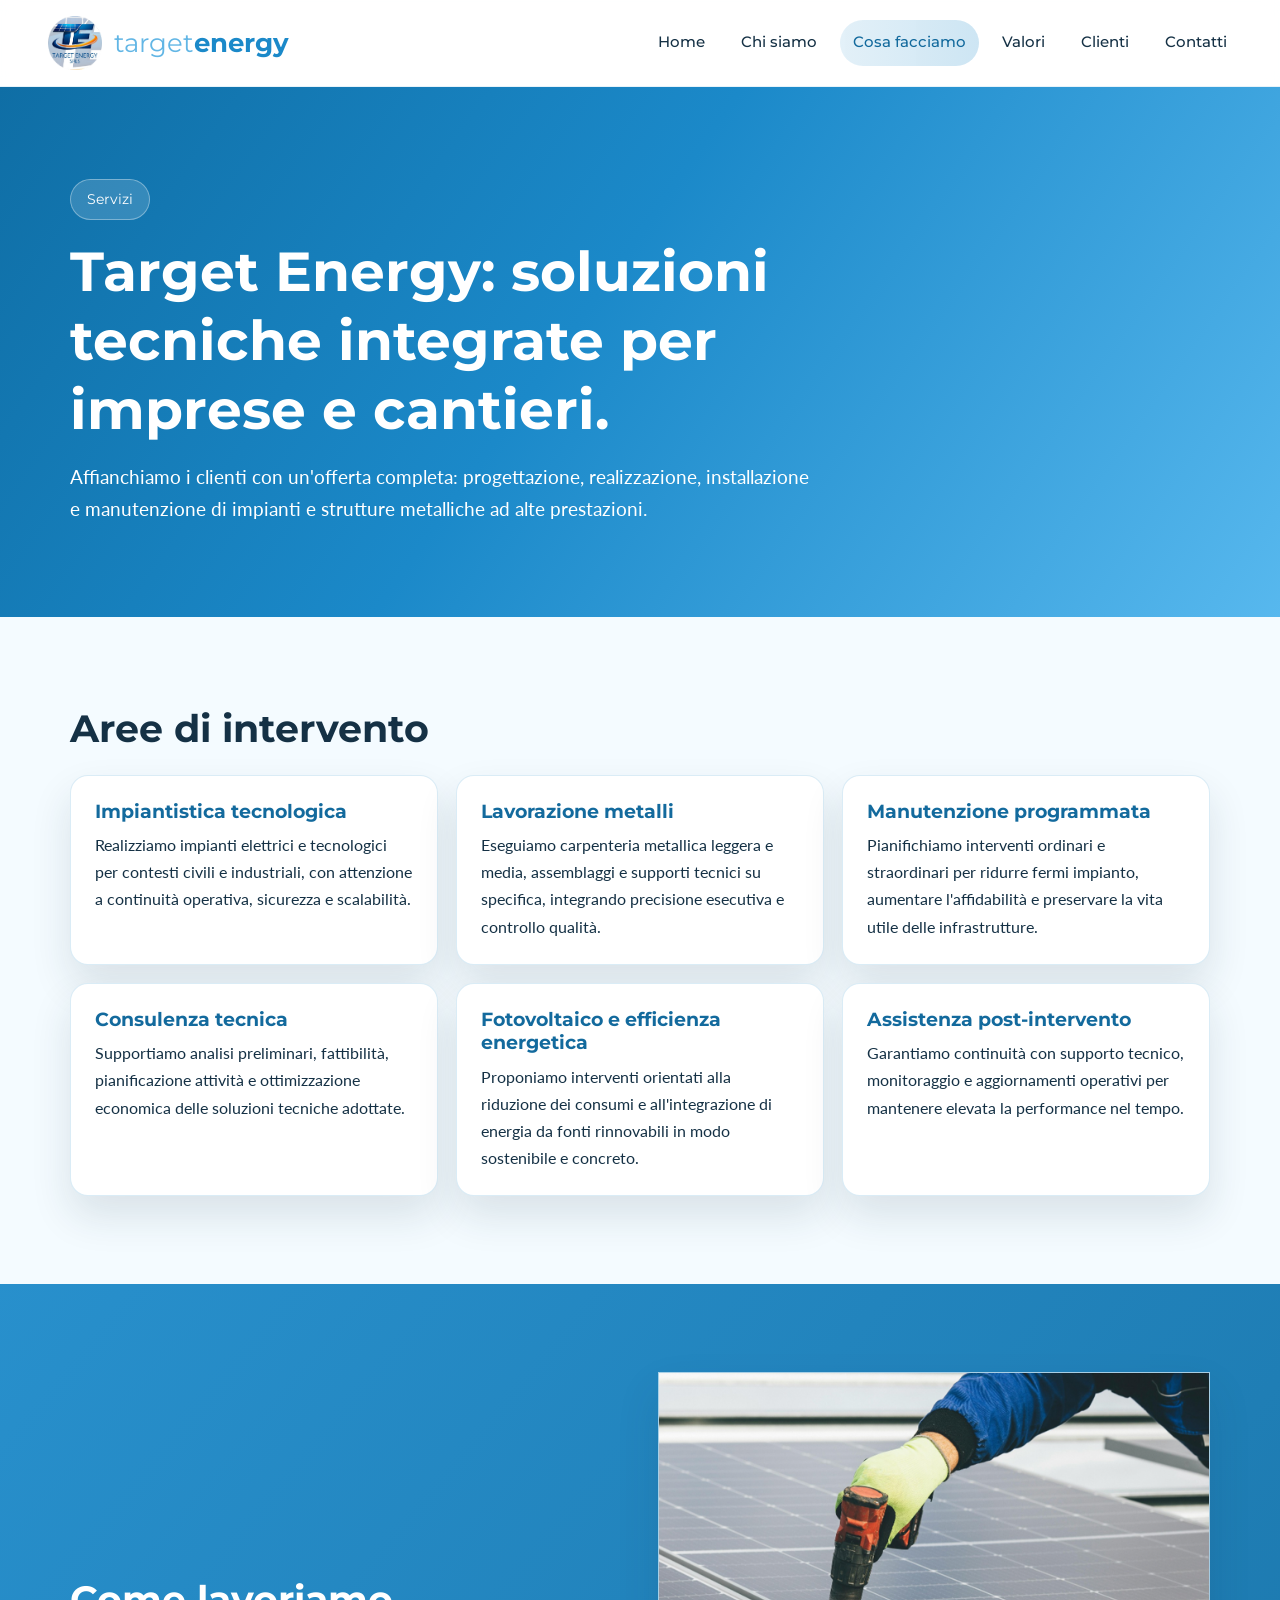
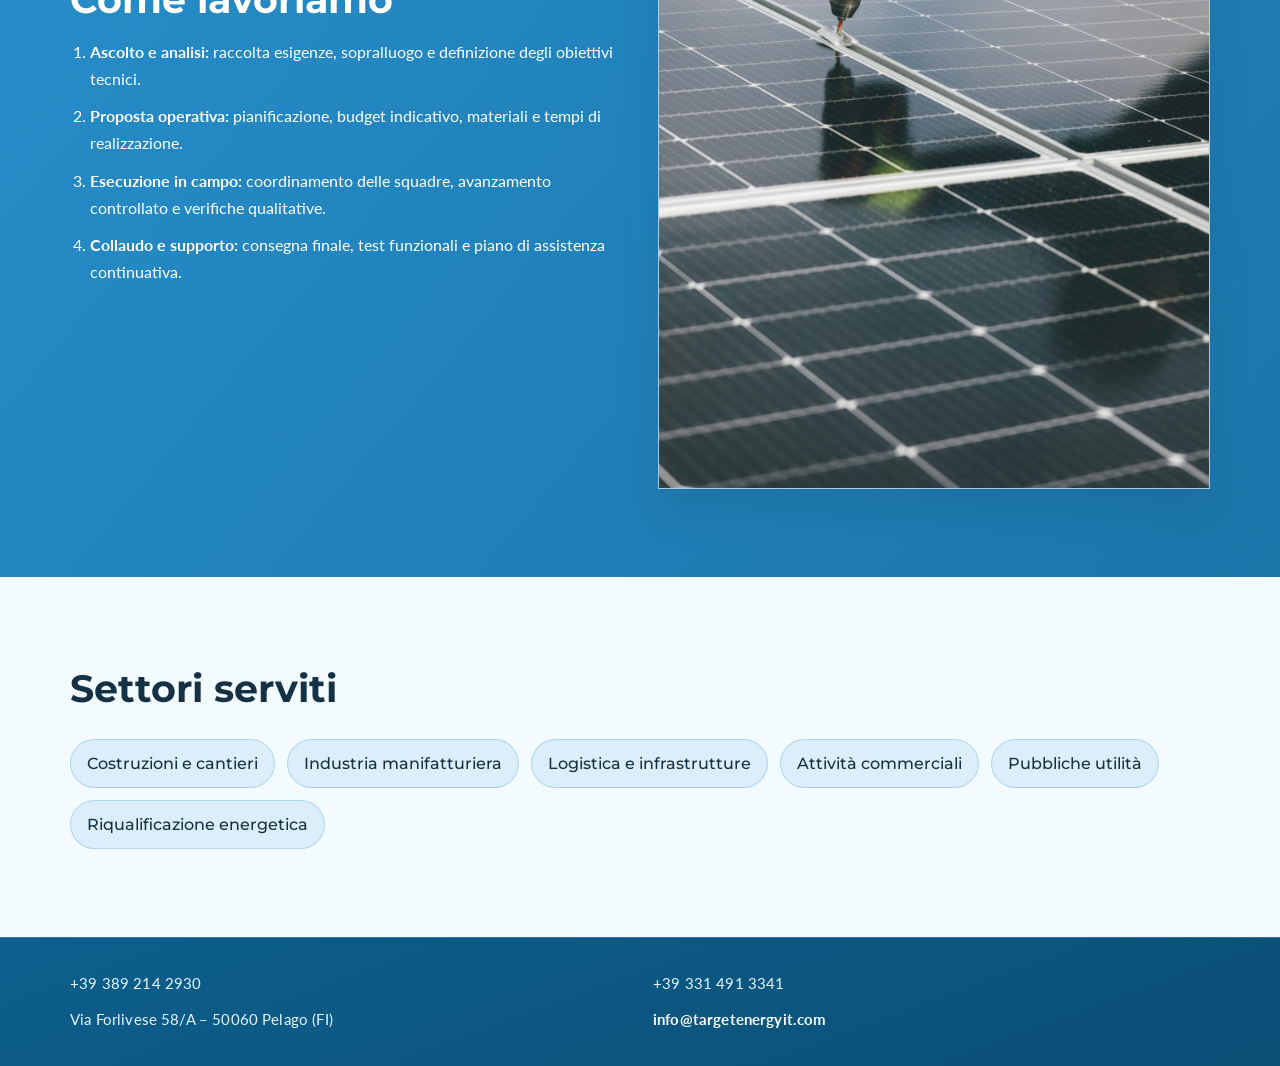
<file: cosa facciamo.html>
<!DOCTYPE html>
<html lang="it">
<head>
  <meta charset="UTF-8">
  <meta name="viewport" content="width=device-width, initial-scale=1.0">
  <title>Target Energy | Cosa Facciamo</title>
  <meta name="description" content="Target Energy a Pelago (FI) realizza impianti, energia solare, fotovoltaico e pannelli solari con manutenzione tecnica e consulenza energetica.">
  <link rel="canonical" href="https://targetenergyit.com/cosa%20facciamo.html">
  <meta property="og:type" content="website">
  <meta property="og:locale" content="it_IT">
  <meta property="og:title" content="Target Energy | Cosa Facciamo">
  <meta property="og:description" content="Servizi Target Energy a Pelago (FI): energia solare, fotovoltaico, pannelli solari, impiantistica e assistenza tecnica completa.">
  <meta property="og:url" content="https://targetenergyit.com/cosa%20facciamo.html">
  <meta property="og:image" content="https://targetenergyit.com/img/man.jpeg">
  <meta name="twitter:card" content="summary_large_image">
  <meta name="twitter:title" content="Target Energy | Cosa Facciamo">
  <meta name="twitter:description" content="Servizi Target Energy a Pelago (FI): energia solare, fotovoltaico, pannelli solari, impiantistica e assistenza tecnica completa.">
  <meta name="twitter:image" content="https://targetenergyit.com/img/man.jpeg">
  <link rel="icon" href="favicon.ico" sizes="any">
  <link rel="icon" type="image/png" sizes="32x32" href="favicon-32x32.png">
  <link rel="icon" type="image/png" sizes="16x16" href="favicon-16x16.png">
  <link rel="icon" type="image/svg+xml" href="favicon.svg">
  <link rel="apple-touch-icon" sizes="180x180" href="apple-touch-icon.png">
  <link rel="manifest" href="site.webmanifest">
  <link rel="preconnect" href="https://fonts.googleapis.com">
  <link rel="preconnect" href="https://fonts.gstatic.com" crossorigin>
  <link href="https://fonts.googleapis.com/css2?family=Lato:wght@300;400;700&family=Montserrat:wght@400;500;600;700;800&display=swap" rel="stylesheet">
  <link rel="stylesheet" href="style.css">
  <script type="application/ld+json">
  {
    "@context": "https://schema.org",
    "@type": "LocalBusiness",
    "name": "Target Energy",
    "url": "https://targetenergyit.com/cosa%20facciamo.html",
    "logo": "https://targetenergyit.com/img/logo.png",
    "telephone": "+39 389 214 2930",
    "email": "info@targetenergyit.com",
    "address": {
      "@type": "PostalAddress",
      "streetAddress": "Via Forlivese 58/A",
      "addressLocality": "Pelago",
      "addressRegion": "FI",
      "postalCode": "50060",
      "addressCountry": "IT"
    },
    "sameAs": []
  }
  </script>
</head>
<body>
  <header class="header" id="top">
    <div class="nav-wrap">
      <a class="brand" href="/" aria-label="Target Energy home">
        <img src="img/logo.png" alt="Logo Target Energy">
        <span class="brand-text"><span class="brand-light">target</span><span class="brand-strong">energy</span></span>
      </a>
      <button class="menu-toggle" id="menuToggle" aria-label="Apri menu" aria-expanded="false" aria-controls="menu">☰</button>
      <nav class="nav" id="menu" aria-label="Navigazione principale">
        <a href="/">Home</a>
        <a href="chi-siamo.html">Chi siamo</a>
        <a href="cosa%20facciamo.html" aria-current="page">Cosa facciamo</a>
        <a href="values.html">Valori</a>
        <a href="clients.html">Clienti</a>
        <a href="contact.html">Contatti</a>
      </nav>
    </div>
  </header>

  <main>
    <section class="page-hero">
      <div class="container page-hero-content">
        <p class="eyebrow">Servizi</p>
        <h1>Target Energy: soluzioni tecniche integrate per imprese e cantieri.</h1>
        <p class="lead">Affianchiamo i clienti con un'offerta completa: progettazione, realizzazione, installazione e manutenzione di impianti e strutture metalliche ad alte prestazioni.</p>
      </div>
    </section>

    <section class="section">
      <div class="container">
        <h2 class="section-title">Aree di intervento</h2>
        <div class="cards-grid cards-grid-3">
          <article class="value-card">
            <h3>Impiantistica tecnologica</h3>
            <p>Realizziamo impianti elettrici e tecnologici per contesti civili e industriali, con attenzione a continuità operativa, sicurezza e scalabilità.</p>
          </article>
          <article class="value-card">
            <h3>Lavorazione metalli</h3>
            <p>Eseguiamo carpenteria metallica leggera e media, assemblaggi e supporti tecnici su specifica, integrando precisione esecutiva e controllo qualità.</p>
          </article>
          <article class="value-card">
            <h3>Manutenzione programmata</h3>
            <p>Pianifichiamo interventi ordinari e straordinari per ridurre fermi impianto, aumentare l'affidabilità e preservare la vita utile delle infrastrutture.</p>
          </article>
          <article class="value-card">
            <h3>Consulenza tecnica</h3>
            <p>Supportiamo analisi preliminari, fattibilità, pianificazione attività e ottimizzazione economica delle soluzioni tecniche adottate.</p>
          </article>
          <article class="value-card">
            <h3>Fotovoltaico e efficienza energetica</h3>
            <p>Proponiamo interventi orientati alla riduzione dei consumi e all'integrazione di energia da fonti rinnovabili in modo sostenibile e concreto.</p>
          </article>
          <article class="value-card">
            <h3>Assistenza post-intervento</h3>
            <p>Garantiamo continuità con supporto tecnico, monitoraggio e aggiornamenti operativi per mantenere elevata la performance nel tempo.</p>
          </article>
        </div>
      </div>
    </section>

    <section class="section section-blue">
      <div class="container grid two-col reverse">
        <div class="content">
          <h2>Come lavoriamo</h2>
          <ol class="process-steps">
            <li><strong>Ascolto e analisi:</strong> raccolta esigenze, sopralluogo e definizione degli obiettivi tecnici.</li>
            <li><strong>Proposta operativa:</strong> pianificazione, budget indicativo, materiali e tempi di realizzazione.</li>
            <li><strong>Esecuzione in campo:</strong> coordinamento delle squadre, avanzamento controllato e verifiche qualitative.</li>
            <li><strong>Collaudo e supporto:</strong> consegna finale, test funzionali e piano di assistenza continuativa.</li>
          </ol>
        </div>
        <div class="media card-glass">
          <img src="img/plats.png" alt="Infrastruttura tecnica e impiantistica industriale">
        </div>
      </div>
    </section>

    <section class="section">
      <div class="container">
        <h2 class="section-title">Settori serviti</h2>
        <div class="clients-wrap clients-wrap-dark">
          <span class="client-pill client-pill-dark">Costruzioni e cantieri</span>
          <span class="client-pill client-pill-dark">Industria manifatturiera</span>
          <span class="client-pill client-pill-dark">Logistica e infrastrutture</span>
          <span class="client-pill client-pill-dark">Attività commerciali</span>
          <span class="client-pill client-pill-dark">Pubbliche utilità</span>
          <span class="client-pill client-pill-dark">Riqualificazione energetica</span>
        </div>
      </div>
    </section>
  </main>

  <footer class="site-footer" aria-label="Contatti">
    <div class="container site-footer-content">
      <p>+39 389 214 2930</p>
      <p>+39 331 491 3341</p>
      <p>Via Forlivese 58/A – 50060 Pelago (FI)</p>
      <p><a href="mailto:info@targetenergyit.com">info@targetenergyit.com</a></p>
    </div>
  </footer>

  <script src="script.js"></script>
</body>
</html>
</file>
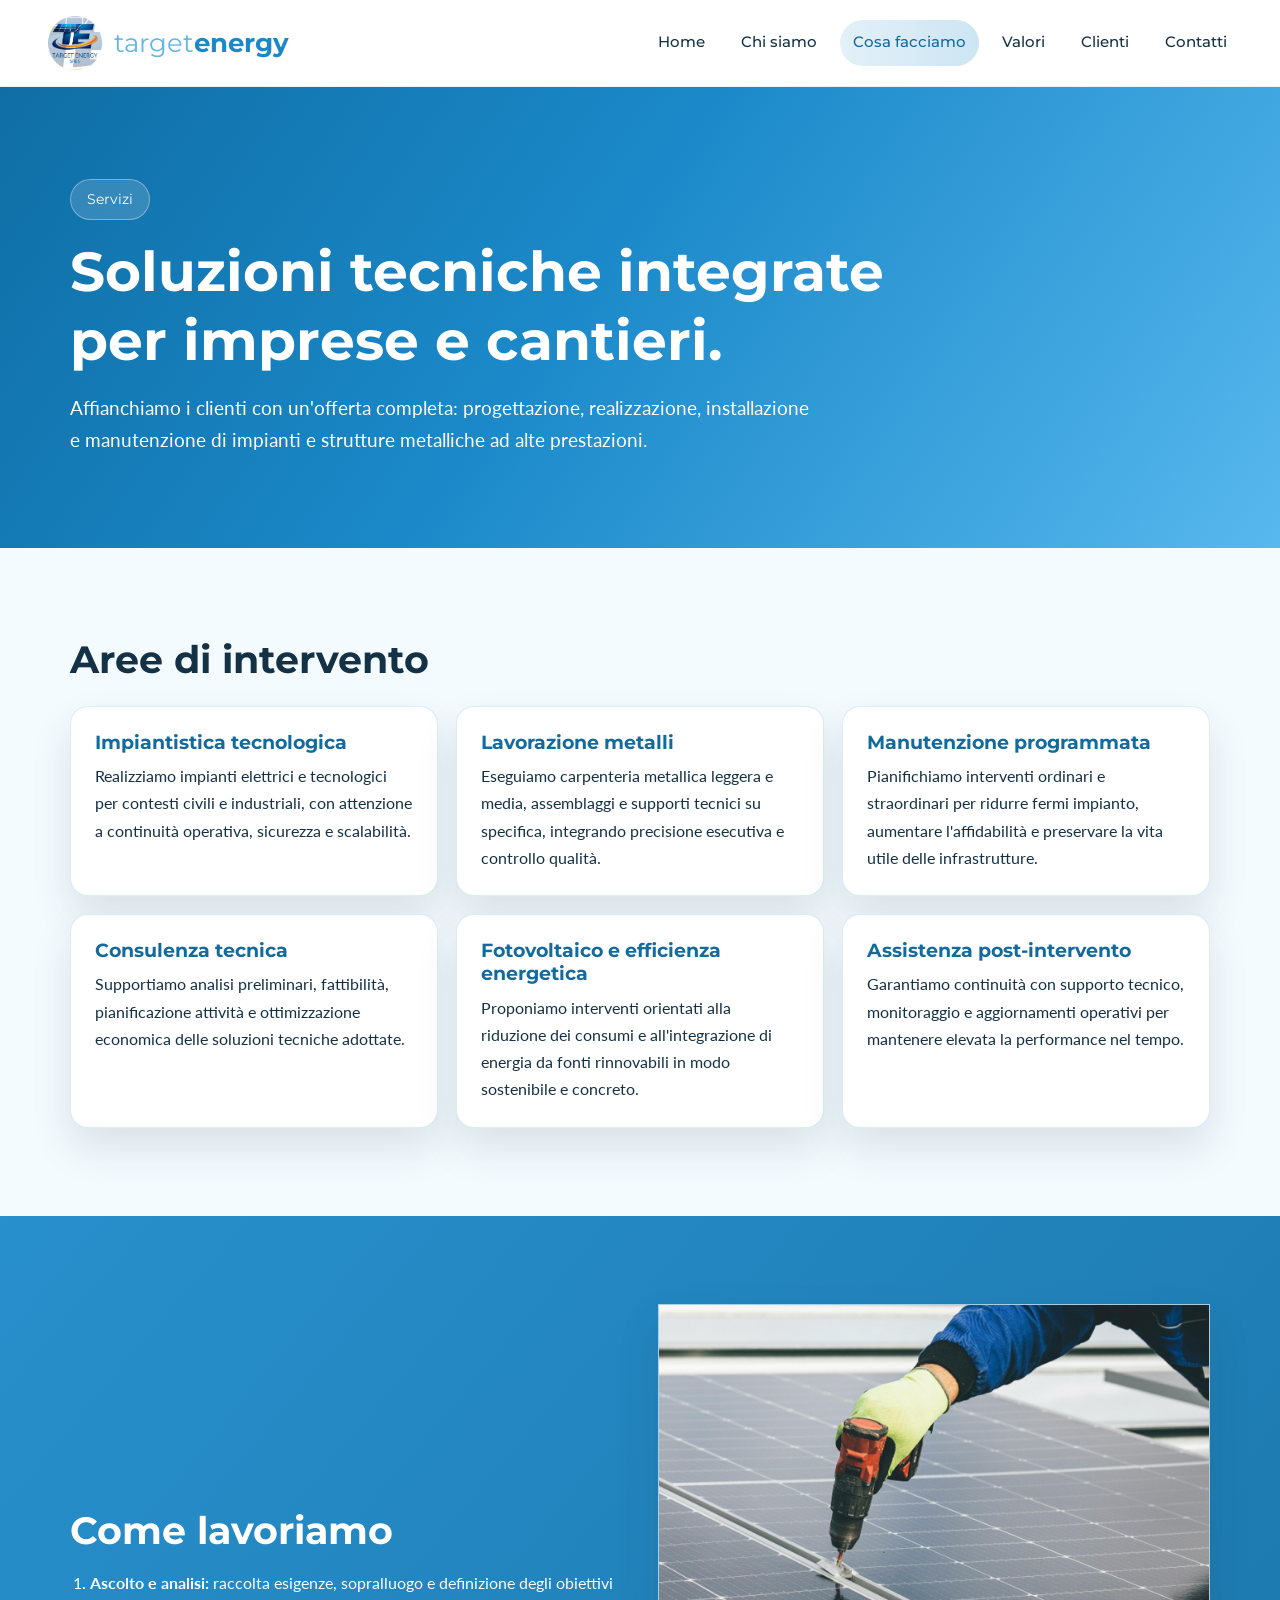
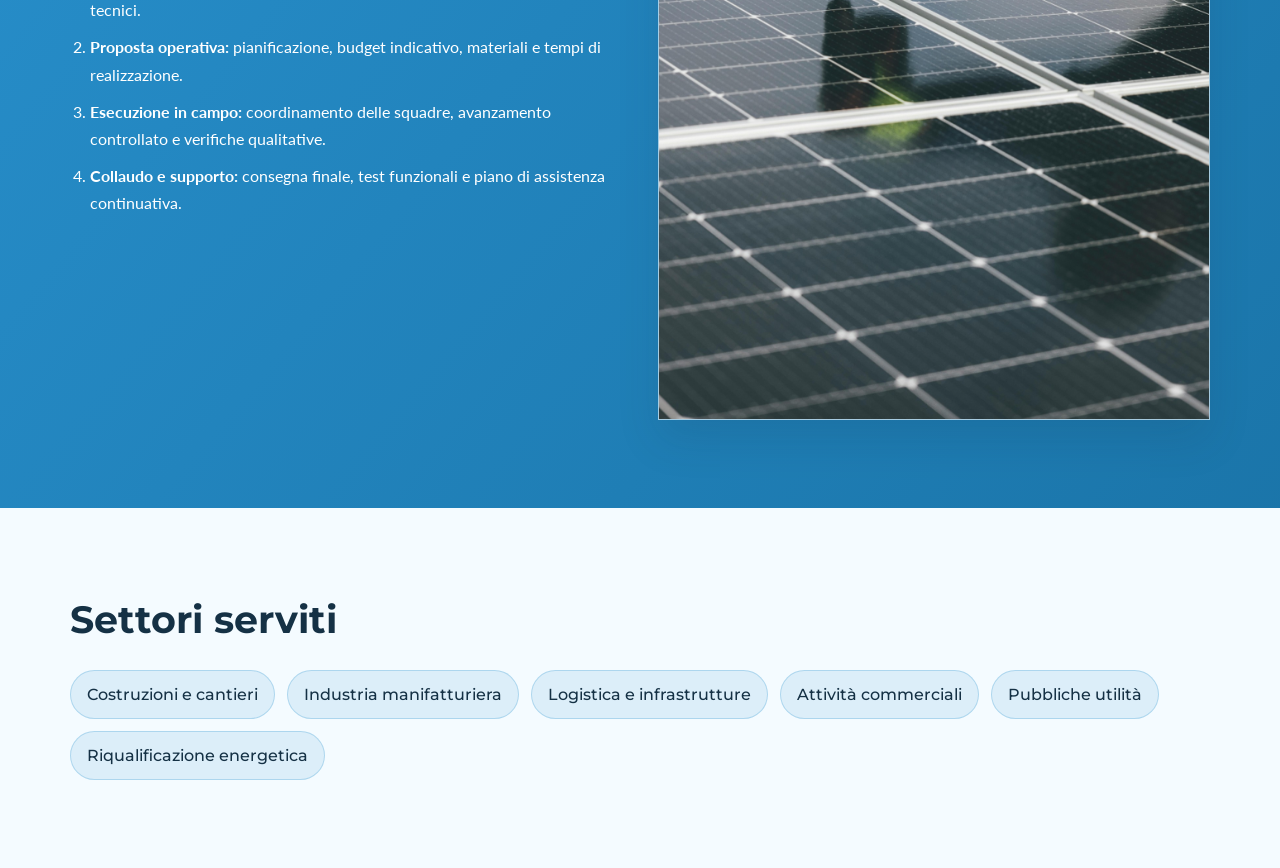
<file: cosa-facciamo.html>
<!DOCTYPE html>
<html lang="it">
<head>
  <meta charset="UTF-8">
  <meta name="viewport" content="width=device-width, initial-scale=1.0">
  <title>Cosa Facciamo | Target Energy</title>
  <meta name="description" content="Servizi Target Energy: impiantistica, lavorazione metalli, manutenzione tecnica, consulenza energetica e soluzioni fotovoltaiche.">
  <link rel="canonical" href="https://targetenergyit.com/cosa-facciamo.html">
  <meta property="og:type" content="website">
  <meta property="og:locale" content="it_IT">
  <meta property="og:title" content="Cosa Facciamo | Target Energy">
  <meta property="og:description" content="Un'offerta tecnica completa per impianti, metalmeccanica ed efficienza energetica.">
  <meta property="og:url" content="https://targetenergyit.com/cosa-facciamo.html">
  <meta property="og:image" content="https://targetenergyit.com/img/man.jpeg">
  <meta name="twitter:card" content="summary_large_image">
  <meta name="twitter:title" content="Cosa Facciamo | Target Energy">
  <meta name="twitter:description" content="Dalla progettazione all'assistenza: servizi integrati per clienti civili e industriali.">
  <meta name="twitter:image" content="https://targetenergyit.com/img/man.jpeg">
  <link rel="preconnect" href="https://fonts.googleapis.com">
  <link rel="preconnect" href="https://fonts.gstatic.com" crossorigin>
  <link href="https://fonts.googleapis.com/css2?family=Lato:wght@300;400;700&family=Montserrat:wght@400;500;600;700;800&display=swap" rel="stylesheet">
  <link rel="stylesheet" href="style.css">
  <script type="application/ld+json">
  {
    "@context": "https://schema.org",
    "@type": "LocalBusiness",
    "name": "Target Energy S.r.l.s",
    "url": "https://targetenergyit.com/cosa-facciamo.html",
    "logo": "https://targetenergyit.com/img/logo.png",
    "telephone": "+39 389 214 2930",
    "email": "info@targetenergyit.com",
    "address": {
      "@type": "PostalAddress",
      "streetAddress": "Via Forlivese 58/A",
      "addressLocality": "Pelago",
      "addressRegion": "FI",
      "postalCode": "50060",
      "addressCountry": "IT"
    },
    "sameAs": []
  }
  </script>
</head>
<body>
  <header class="header" id="top">
    <div class="nav-wrap">
      <a class="brand" href="index.html" aria-label="Target Energy home">
        <img src="img/logo.png" alt="Logo Target Energy">
        <span class="brand-text"><span class="brand-light">target</span><span class="brand-strong">energy</span></span>
      </a>
      <button class="menu-toggle" id="menuToggle" aria-label="Apri menu" aria-expanded="false" aria-controls="menu">☰</button>
      <nav class="nav" id="menu" aria-label="Navigazione principale">
        <a href="index.html">Home</a>
        <a href="about.html">Chi siamo</a>
        <a href="cosa-facciamo.html" aria-current="page">Cosa facciamo</a>
        <a href="values.html">Valori</a>
        <a href="clients.html">Clienti</a>
        <a href="contact.html">Contatti</a>
      </nav>
    </div>
  </header>

  <main>
    <section class="page-hero">
      <div class="container page-hero-content">
        <p class="eyebrow">Servizi</p>
        <h1>Soluzioni tecniche integrate per imprese e cantieri.</h1>
        <p class="lead">Affianchiamo i clienti con un'offerta completa: progettazione, realizzazione, installazione e manutenzione di impianti e strutture metalliche ad alte prestazioni.</p>
      </div>
    </section>

    <section class="section">
      <div class="container">
        <h2 class="section-title">Aree di intervento</h2>
        <div class="cards-grid cards-grid-3">
          <article class="value-card">
            <h3>Impiantistica tecnologica</h3>
            <p>Realizziamo impianti elettrici e tecnologici per contesti civili e industriali, con attenzione a continuità operativa, sicurezza e scalabilità.</p>
          </article>
          <article class="value-card">
            <h3>Lavorazione metalli</h3>
            <p>Eseguiamo carpenteria metallica leggera e media, assemblaggi e supporti tecnici su specifica, integrando precisione esecutiva e controllo qualità.</p>
          </article>
          <article class="value-card">
            <h3>Manutenzione programmata</h3>
            <p>Pianifichiamo interventi ordinari e straordinari per ridurre fermi impianto, aumentare l'affidabilità e preservare la vita utile delle infrastrutture.</p>
          </article>
          <article class="value-card">
            <h3>Consulenza tecnica</h3>
            <p>Supportiamo analisi preliminari, fattibilità, pianificazione attività e ottimizzazione economica delle soluzioni tecniche adottate.</p>
          </article>
          <article class="value-card">
            <h3>Fotovoltaico e efficienza energetica</h3>
            <p>Proponiamo interventi orientati alla riduzione dei consumi e all'integrazione di energia da fonti rinnovabili in modo sostenibile e concreto.</p>
          </article>
          <article class="value-card">
            <h3>Assistenza post-intervento</h3>
            <p>Garantiamo continuità con supporto tecnico, monitoraggio e aggiornamenti operativi per mantenere elevata la performance nel tempo.</p>
          </article>
        </div>
      </div>
    </section>

    <section class="section section-blue">
      <div class="container grid two-col reverse">
        <div class="content">
          <h2>Come lavoriamo</h2>
          <ol class="process-steps">
            <li><strong>Ascolto e analisi:</strong> raccolta esigenze, sopralluogo e definizione degli obiettivi tecnici.</li>
            <li><strong>Proposta operativa:</strong> pianificazione, budget indicativo, materiali e tempi di realizzazione.</li>
            <li><strong>Esecuzione in campo:</strong> coordinamento delle squadre, avanzamento controllato e verifiche qualitative.</li>
            <li><strong>Collaudo e supporto:</strong> consegna finale, test funzionali e piano di assistenza continuativa.</li>
          </ol>
        </div>
        <div class="media card-glass">
          <img src="img/plats.png" alt="Infrastruttura tecnica e impiantistica industriale">
        </div>
      </div>
    </section>

    <section class="section">
      <div class="container">
        <h2 class="section-title">Settori serviti</h2>
        <div class="clients-wrap clients-wrap-dark">
          <span class="client-pill client-pill-dark">Costruzioni e cantieri</span>
          <span class="client-pill client-pill-dark">Industria manifatturiera</span>
          <span class="client-pill client-pill-dark">Logistica e infrastrutture</span>
          <span class="client-pill client-pill-dark">Attività commerciali</span>
          <span class="client-pill client-pill-dark">Pubbliche utilità</span>
          <span class="client-pill client-pill-dark">Riqualificazione energetica</span>
        </div>
      </div>
    </section>
  </main>

  <script src="script.js"></script>
</body>
</html>
</file>
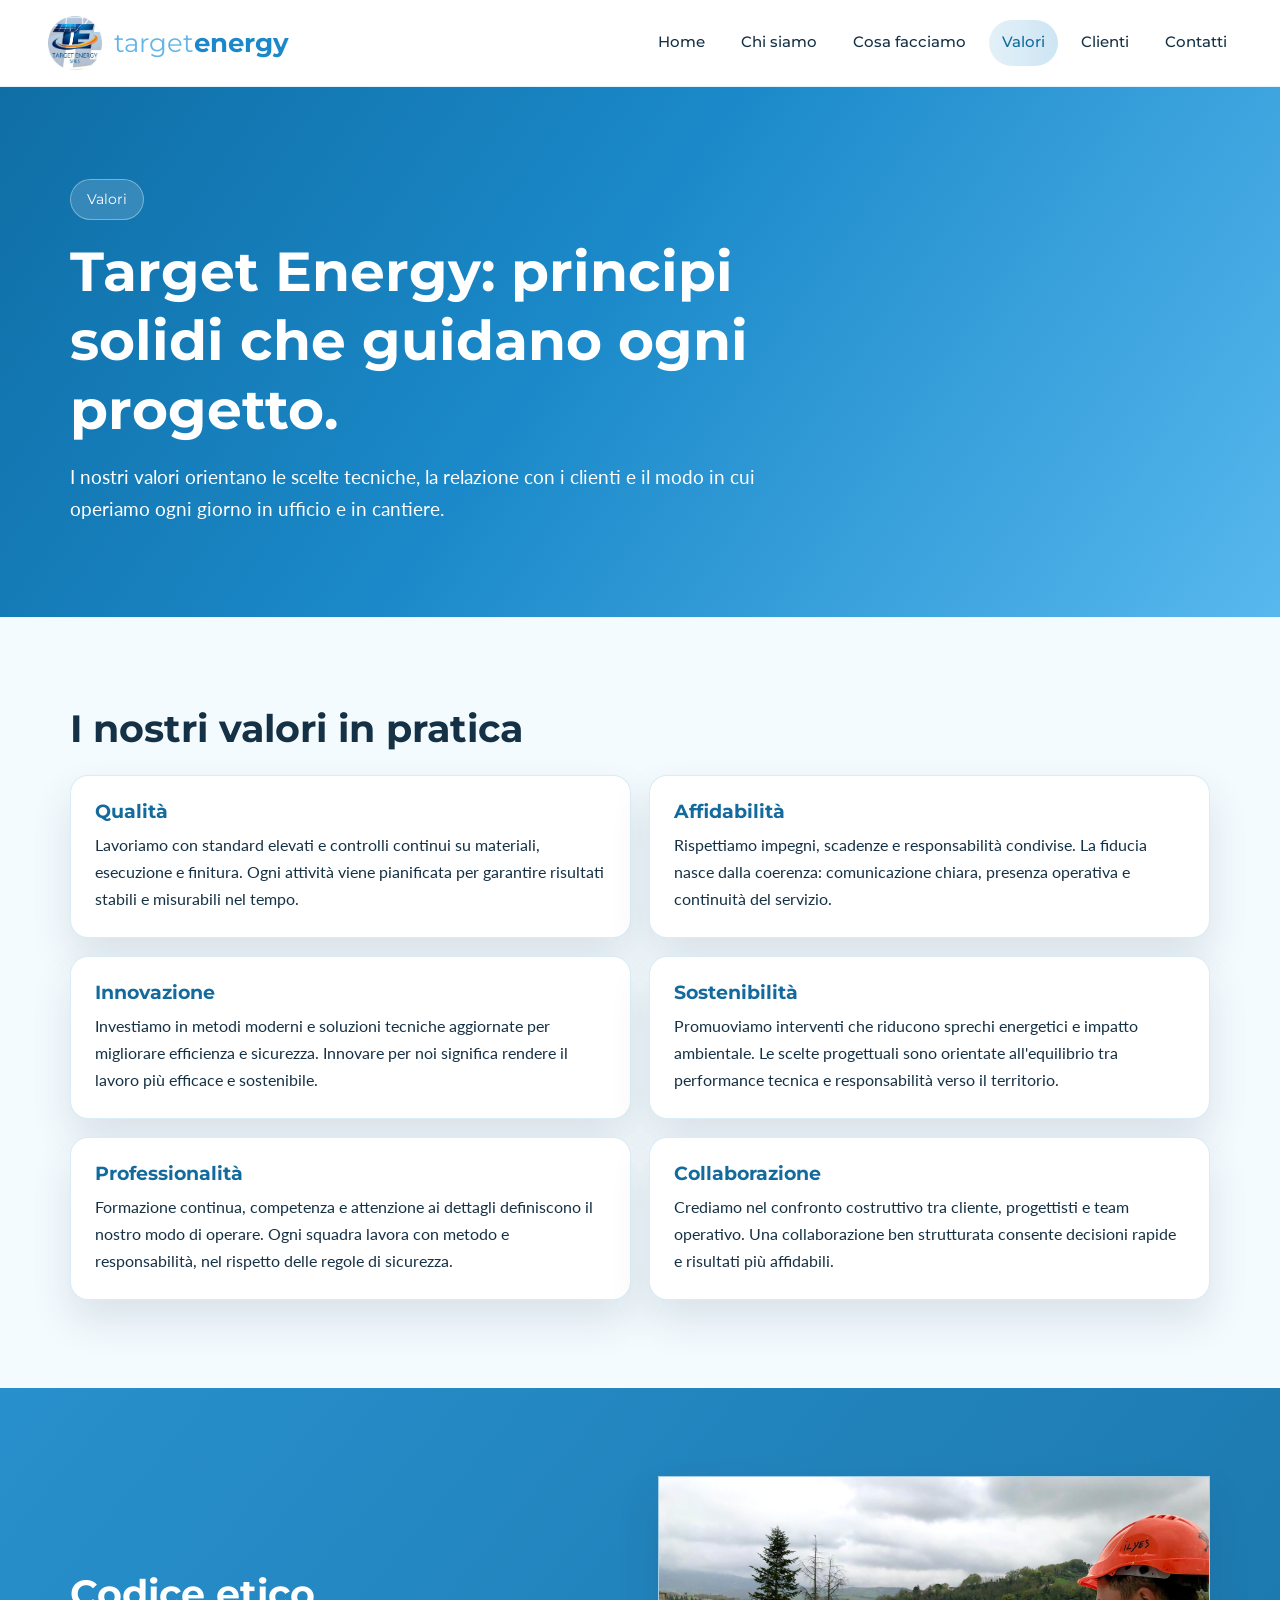
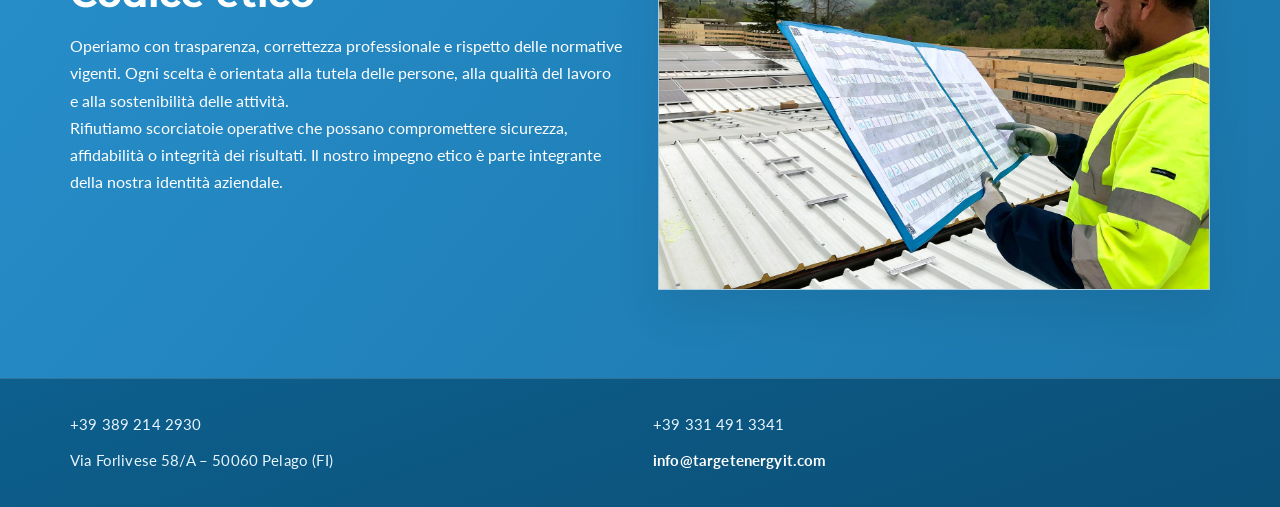
<file: values.html>
<!DOCTYPE html>
<html lang="it">
<head>
  <meta charset="UTF-8">
  <meta name="viewport" content="width=device-width, initial-scale=1.0">
  <title>Target Energy | Valori Aziendali</title>
  <meta name="description" content="I valori di Target Energy a Pelago (FI) guidano progetti di energia solare, fotovoltaico e pannelli solari con qualità, innovazione e sostenibilità.">
  <link rel="canonical" href="https://targetenergyit.com/values.html">
  <meta property="og:type" content="website">
  <meta property="og:locale" content="it_IT">
  <meta property="og:title" content="Target Energy | Valori Aziendali">
  <meta property="og:description" content="Qualità e sostenibilità Target Energy a Pelago (FI) per energia solare, impianti fotovoltaici e pannelli solari.">
  <meta property="og:url" content="https://targetenergyit.com/values.html">
  <meta property="og:image" content="https://targetenergyit.com/img/tour.png">
  <meta name="twitter:card" content="summary_large_image">
  <meta name="twitter:title" content="Target Energy | Valori Aziendali">
  <meta name="twitter:description" content="Qualità e sostenibilità Target Energy a Pelago (FI) per energia solare, impianti fotovoltaici e pannelli solari.">
  <meta name="twitter:image" content="https://targetenergyit.com/img/tour.png">
  <link rel="icon" href="favicon.ico" sizes="any">
  <link rel="icon" type="image/png" sizes="32x32" href="favicon-32x32.png">
  <link rel="icon" type="image/png" sizes="16x16" href="favicon-16x16.png">
  <link rel="icon" type="image/svg+xml" href="favicon.svg">
  <link rel="apple-touch-icon" sizes="180x180" href="apple-touch-icon.png">
  <link rel="manifest" href="site.webmanifest">
  <link rel="preconnect" href="https://fonts.googleapis.com">
  <link rel="preconnect" href="https://fonts.gstatic.com" crossorigin>
  <link href="https://fonts.googleapis.com/css2?family=Lato:wght@300;400;700&family=Montserrat:wght@400;500;600;700;800&display=swap" rel="stylesheet">
  <link rel="stylesheet" href="style.css">
  <script type="application/ld+json">
  {
    "@context": "https://schema.org",
    "@type": "LocalBusiness",
    "name": "Target Energy",
    "url": "https://targetenergyit.com/values.html",
    "logo": "https://targetenergyit.com/img/logo.png",
    "telephone": "+39 389 214 2930",
    "email": "info@targetenergyit.com",
    "address": {
      "@type": "PostalAddress",
      "streetAddress": "Via Forlivese 58/A",
      "addressLocality": "Pelago",
      "addressRegion": "FI",
      "postalCode": "50060",
      "addressCountry": "IT"
    },
    "sameAs": []
  }
  </script>
</head>
<body>
  <header class="header" id="top">
    <div class="nav-wrap">
      <a class="brand" href="/" aria-label="Target Energy home">
        <img src="img/logo.png" alt="Logo Target Energy">
        <span class="brand-text"><span class="brand-light">target</span><span class="brand-strong">energy</span></span>
      </a>
      <button class="menu-toggle" id="menuToggle" aria-label="Apri menu" aria-expanded="false" aria-controls="menu">☰</button>
      <nav class="nav" id="menu" aria-label="Navigazione principale">
        <a href="/">Home</a>
        <a href="chi-siamo.html">Chi siamo</a>
        <a href="cosa%20facciamo.html">Cosa facciamo</a>
        <a href="values.html" aria-current="page">Valori</a>
        <a href="clients.html">Clienti</a>
        <a href="contact.html">Contatti</a>
      </nav>
    </div>
  </header>

  <main>
    <section class="page-hero">
      <div class="container page-hero-content">
        <p class="eyebrow">Valori</p>
        <h1>Target Energy: principi solidi che guidano ogni progetto.</h1>
        <p class="lead">I nostri valori orientano le scelte tecniche, la relazione con i clienti e il modo in cui operiamo ogni giorno in ufficio e in cantiere.</p>
      </div>
    </section>

    <section class="section">
      <div class="container">
        <h2 class="section-title">I nostri valori in pratica</h2>
        <div class="cards-grid cards-grid-2">
          <article class="value-card">
            <h3>Qualità</h3>
            <p>Lavoriamo con standard elevati e controlli continui su materiali, esecuzione e finitura. Ogni attività viene pianificata per garantire risultati stabili e misurabili nel tempo.</p>
          </article>
          <article class="value-card">
            <h3>Affidabilità</h3>
            <p>Rispettiamo impegni, scadenze e responsabilità condivise. La fiducia nasce dalla coerenza: comunicazione chiara, presenza operativa e continuità del servizio.</p>
          </article>
          <article class="value-card">
            <h3>Innovazione</h3>
            <p>Investiamo in metodi moderni e soluzioni tecniche aggiornate per migliorare efficienza e sicurezza. Innovare per noi significa rendere il lavoro più efficace e sostenibile.</p>
          </article>
          <article class="value-card">
            <h3>Sostenibilità</h3>
            <p>Promuoviamo interventi che riducono sprechi energetici e impatto ambientale. Le scelte progettuali sono orientate all'equilibrio tra performance tecnica e responsabilità verso il territorio.</p>
          </article>
          <article class="value-card">
            <h3>Professionalità</h3>
            <p>Formazione continua, competenza e attenzione ai dettagli definiscono il nostro modo di operare. Ogni squadra lavora con metodo e responsabilità, nel rispetto delle regole di sicurezza.</p>
          </article>
          <article class="value-card">
            <h3>Collaborazione</h3>
            <p>Crediamo nel confronto costruttivo tra cliente, progettisti e team operativo. Una collaborazione ben strutturata consente decisioni rapide e risultati più affidabili.</p>
          </article>
        </div>
      </div>
    </section>

    <section class="section section-blue">
      <div class="container grid two-col">
        <div class="content">
          <h2>Codice etico</h2>
          <p>Operiamo con trasparenza, correttezza professionale e rispetto delle normative vigenti. Ogni scelta è orientata alla tutela delle persone, alla qualità del lavoro e alla sostenibilità delle attività.</p>
          <p>Rifiutiamo scorciatoie operative che possano compromettere sicurezza, affidabilità o integrità dei risultati. Il nostro impegno etico è parte integrante della nostra identità aziendale.</p>
        </div>
        <div class="media card-glass">
          <img src="img/man.jpeg" alt="Team Target Energy durante coordinamento attività">
        </div>
      </div>
    </section>
  </main>

  <footer class="site-footer" aria-label="Contatti">
    <div class="container site-footer-content">
      <p>+39 389 214 2930</p>
      <p>+39 331 491 3341</p>
      <p>Via Forlivese 58/A – 50060 Pelago (FI)</p>
      <p><a href="mailto:info@targetenergyit.com">info@targetenergyit.com</a></p>
    </div>
  </footer>

  <script src="script.js"></script>
</body>
</html>
</file>
<file: style.css>
:root {
  --primary: #1b89c9;
  --primary-dark: #136a9d;
  --white: #ffffff;
  --text: #153145;
  --bg: #f4fbff;
  --radius: 18px;
  --shadow: 0 20px 40px rgba(21, 49, 69, 0.12);
}

* {
  box-sizing: border-box;
  margin: 0;
  padding: 0;
}

html {
  scroll-behavior: smooth;
}

body {
  font-family: 'Lato', sans-serif;
  color: var(--text);
  background: var(--bg);
  line-height: 1.7;
}

h1,
h2,
h3,
.brand-text {
  font-family: 'Montserrat', sans-serif;
  line-height: 1.25;
}

img {
  max-width: 100%;
  display: block;
  border-radius: 0;
}

.container {
  width: min(1140px, 92%);
  margin-inline: auto;
}

.header {
  position: sticky;
  top: 0;
  z-index: 1000;
  background: rgba(255, 255, 255, 0.92);
  backdrop-filter: blur(8px);
  border-bottom: 1px solid rgba(27, 137, 201, 0.1);
}

.nav-wrap {
  width: min(1200px, 94%);
  margin-inline: auto;
  min-height: 86px;
  display: flex;
  align-items: center;
  justify-content: space-between;
  gap: 24px;
}

.brand {
  position: relative;
  display: inline-flex;
  align-items: center;
  gap: 12px;
  text-decoration: none;
  border-radius: 14px;
  padding: 6px 8px;
  transition: transform 0.2s ease, box-shadow 0.25s ease, background-color 0.25s ease;
}

.brand::after {
  content: '';
  display: block;
  width: 0;
  height: 2px;
  left: 8px;
  right: 8px;
  bottom: 2px;
  background: linear-gradient(90deg, #62b6e5, var(--primary));
  position: absolute;
  transform: none;
  transition: width 0.25s ease;
}

.brand:hover,
.brand:focus-visible {
  transform: translateY(-2px);
  background: rgba(27, 137, 201, 0.08);
  box-shadow: 0 10px 24px rgba(27, 137, 201, 0.2);
  outline: none;
}

.brand:hover::after,
.brand:focus-visible::after {
  width: 100%;
}

.brand img {
  width: 54px;
}

.brand-text {
  font-size: 1.6rem;
}

.brand-light {
  color: #62b6e5;
  font-weight: 400;
}

.brand-strong {
  color: var(--primary);
  font-weight: 700;
}

.nav {
  display: flex;
  align-items: center;
  gap: 10px;
}

.nav a {
  text-decoration: none;
  color: var(--text);
  font-family: 'Montserrat', sans-serif;
  font-weight: 500;
  font-size: 0.92rem;
  padding: 10px 13px;
  border-radius: 999px;
  transition: 0.25s ease;
}

.nav a:hover,
.nav a:focus-visible,
.nav a[aria-current='page'] {
  background: linear-gradient(90deg, rgba(27, 137, 201, 0.12), rgba(27, 137, 201, 0.22));
  color: var(--primary-dark);
  outline: none;
}

.menu-toggle {
  display: none;
  border: 0;
  background: var(--primary);
  color: var(--white);
  width: 44px;
  height: 44px;
  border-radius: 12px;
  font-size: 1.25rem;
  cursor: pointer;
}

.menu-toggle:focus-visible {
  outline: 2px solid #9ad8ff;
  outline-offset: 2px;
}

.hero,
.page-hero {
  position: relative;
  display: flex;
  align-items: center;
  overflow: hidden;
  color: var(--white);
  background: linear-gradient(125deg, #0f6ea5 0%, var(--primary) 45%, #57b8ee 100%);
}

.hero {
  min-height: 88vh;
}

.page-hero {
  min-height: 46vh;
}

.hero-content,
.page-hero-content {
  position: relative;
  z-index: 2;
}

.hero-content {
  padding-block: 120px 170px;
}

.page-hero-content {
  padding-block: 92px;
}

.eyebrow {
  display: inline-block;
  background: rgba(255, 255, 255, 0.15);
  border: 1px solid rgba(255, 255, 255, 0.35);
  border-radius: 999px;
  padding: 8px 16px;
  font-family: 'Montserrat', sans-serif;
  font-size: 0.85rem;
  margin-bottom: 18px;
}

.hero h1,
.page-hero h1 {
  font-size: clamp(2rem, 4.3vw, 3.6rem);
  max-width: 820px;
}

.lead {
  margin-top: 16px;
  max-width: 740px;
  font-size: clamp(1rem, 1.8vw, 1.18rem);
}

.cta {
  margin-top: 28px;
  display: inline-block;
  text-decoration: none;
  color: var(--primary-dark);
  background: var(--white);
  font-family: 'Montserrat', sans-serif;
  font-weight: 700;
  padding: 12px 24px;
  border: 0;
  border-radius: 999px;
  box-shadow: var(--shadow);
  cursor: pointer;
  transition: transform 0.25s ease;
}

.cta:hover,
.cta:focus-visible {
  transform: translateY(-2px);
  outline: none;
}

.cta-dark {
  color: var(--white);
  background: var(--primary-dark);
}

.hero-bg-shape,
.hero-circle {
  position: absolute;
  pointer-events: none;
}

.hero-bg-shape {
  width: 46vw;
  aspect-ratio: 1 / 1;
  background: radial-gradient(circle, rgba(255, 255, 255, 0.25), rgba(255, 255, 255, 0));
  border-radius: 50%;
}

.hero-bg-shape-1 {
  top: -18%;
  right: -10%;
}

.hero-bg-shape-2 {
  bottom: -28%;
  left: -14%;
}

.hero-circle {
  border-radius: 50%;
  border: 2px solid rgba(255, 255, 255, 0.3);
  animation: float 6s ease-in-out infinite;
}

.hero-circle-1 {
  width: 130px;
  height: 130px;
  right: 16%;
  top: 22%;
}

.hero-circle-2 {
  width: 72px;
  height: 72px;
  right: 12%;
  bottom: 28%;
  animation-delay: 1.5s;
}

.wave {
  position: absolute;
  left: 0;
  right: 0;
  bottom: -1px;
  height: 120px;
  background: var(--bg);
  border-radius: 100% 100% 0 0 / 85% 85% 0 0;
}

.section {
  padding: 88px 0;
}

.section-blue {
  background: linear-gradient(130deg, rgba(27, 137, 201, 0.94), rgba(15, 110, 165, 0.95));
  color: var(--white);
}

.grid {
  display: grid;
  gap: 36px;
  align-items: center;
}

.two-col {
  grid-template-columns: repeat(2, minmax(0, 1fr));
}

.reverse .content {
  order: 1;
}

.reverse .media {
  order: 2;
}

.content h2,
.section-title {
  font-size: clamp(1.7rem, 3.2vw, 2.4rem);
  margin-bottom: 14px;
}

.card-glass,
.logo-card {
  border-radius: 0;
  box-shadow: var(--shadow);
  overflow: hidden;
}

.card-glass {
  background: rgba(255, 255, 255, 0.45);
  border: 1px solid rgba(255, 255, 255, 0.28);
}

.card-glass img,
.logo-card img {
  width: 100%;
  height: 100%;
  object-fit: cover;
}

.values-grid {
  margin-top: 28px;
  display: grid;
  gap: 18px;
  grid-template-columns: repeat(2, minmax(0, 1fr));
}

.cards-grid {
  margin-top: 22px;
  display: grid;
  gap: 18px;
}

.cards-grid-2 {
  grid-template-columns: repeat(2, minmax(0, 1fr));
}

.cards-grid-3 {
  grid-template-columns: repeat(3, minmax(0, 1fr));
}

.value-card {
  background: var(--white);
  border: 1px solid rgba(27, 137, 201, 0.16);
  border-radius: var(--radius);
  padding: 24px;
  box-shadow: var(--shadow);
}

.value-card h3 {
  color: var(--primary-dark);
  margin-bottom: 8px;
}

.value-card-dark {
  background: rgba(255, 255, 255, 0.12);
  border-color: rgba(255, 255, 255, 0.22);
  color: var(--white);
}

.value-card-dark h3 {
  color: var(--white);
}

.clients-wrap {
  margin-top: 26px;
  display: flex;
  flex-wrap: wrap;
  gap: 12px;
}

.client-pill {
  background: rgba(255, 255, 255, 0.18);
  color: var(--white);
  padding: 10px 16px;
  border-radius: 999px;
  border: 1px solid rgba(255, 255, 255, 0.28);
  font-family: 'Montserrat', sans-serif;
  font-weight: 500;
}

.clients-wrap-dark .client-pill-dark {
  background: rgba(27, 137, 201, 0.11);
  color: var(--text);
  border: 1px solid rgba(27, 137, 201, 0.24);
}

.contact {
  position: relative;
}

.contact::before {
  content: '';
  position: absolute;
  width: 240px;
  height: 240px;
  border-radius: 50%;
  border: 26px solid rgba(27, 137, 201, 0.08);
  right: 5%;
  top: 10%;
  pointer-events: none;
}

.logo-card {
  background: var(--white);
  padding: 18px;
  display: grid;
  place-items: center;
}

.logo-card img {
  object-fit: contain;
  max-height: 220px;
}

.info-list {
  list-style: none;
  display: grid;
  gap: 10px;
  margin: 16px 0;
  padding: 0;
}

.info-list li::before {
  content: '• ';
  color: #9ad8ff;
  font-weight: 700;
}

.info-list-dark li::before {
  color: var(--primary);
}

.process-steps {
  margin: 14px 0 0 20px;
  display: grid;
  gap: 10px;
}

.quote-card {
  border-radius: var(--radius);
  background: var(--white);
  border: 1px solid rgba(27, 137, 201, 0.18);
  padding: 24px;
  box-shadow: var(--shadow);
}

.quote-card span {
  display: inline-block;
  margin-top: 8px;
  color: var(--primary-dark);
  font-size: 0.95rem;
}

.cta-wrap {
  margin-top: 24px;
}

.text-link {
  color: var(--primary-dark);
  font-weight: 700;
}

.form-card {
  background: var(--white);
  border: 1px solid rgba(27, 137, 201, 0.18);
  border-radius: var(--radius);
  box-shadow: var(--shadow);
  padding: 24px;
}

.form-card h2 {
  margin-bottom: 14px;
}

.form-card form {
  display: grid;
  gap: 10px;
}

.form-card label {
  font-family: 'Montserrat', sans-serif;
  font-size: 0.9rem;
}

.form-card input,
.form-card textarea {
  border: 1px solid rgba(21, 49, 69, 0.2);
  border-radius: 12px;
  padding: 10px 12px;
  font: inherit;
  color: var(--text);
  background: #fbfdff;
}

.form-card input:focus,
.form-card textarea:focus {
  outline: 2px solid rgba(27, 137, 201, 0.25);
  border-color: var(--primary);
}

.form-status {
  min-height: 24px;
  font-size: 0.95rem;
}

.form-status.success {
  color: #0e7a3a;
}

.form-status.error {
  color: #b61b4e;
}

.hp-field {
  position: absolute;
  left: -9999px;
  width: 1px;
  height: 1px;
  opacity: 0;
  pointer-events: none;
}

.form-card button[disabled] {
  opacity: 0.7;
  cursor: wait;
}

.site-footer {
  border-top: 1px solid rgba(255, 255, 255, 0.16);
  background: linear-gradient(160deg, #0d5f8d 0%, #0b4f76 100%);
  color: #e8f6ff;
  padding: 34px 0;
}

.site-footer-content {
  display: grid;
  grid-template-columns: repeat(2, minmax(0, 1fr));
  gap: 12px 26px;
  align-items: center;
}

.site-footer p {
  margin: 0;
  font-size: 0.96rem;
  line-height: 1.55;
  letter-spacing: 0.01em;
}

.site-footer a {
  color: var(--white);
  text-decoration: none;
  font-weight: 700;
}

.site-footer a:hover,
.site-footer a:focus-visible {
  text-decoration: underline;
  text-underline-offset: 2px;
}

@keyframes float {
  0%,
  100% { transform: translateY(0); }
  50% { transform: translateY(-12px); }
}

@media (max-width: 1024px) {
  .nav {
    position: absolute;
    top: calc(100% + 8px);
    left: 3%;
    right: 3%;
    background: var(--white);
    border-radius: 16px;
    box-shadow: var(--shadow);
    border: 1px solid rgba(27, 137, 201, 0.12);
    display: grid;
    gap: 0;
    padding: 10px;
    opacity: 0;
    transform: translateY(-10px);
    pointer-events: none;
    transition: 0.2s ease;
  }

  .nav.is-open {
    opacity: 1;
    transform: translateY(0);
    pointer-events: auto;
  }

  .menu-toggle {
    display: inline-grid;
    place-items: center;
  }

  .two-col,
  .cards-grid-3,
  .cards-grid-2 {
    grid-template-columns: 1fr;
  }

  .reverse .content,
  .reverse .media {
    order: initial;
  }

  .hero-content {
    padding-block: 100px 130px;
  }

  .page-hero-content {
    padding-block: 80px;
  }
}

@media (max-width: 700px) {
  .values-grid {
    grid-template-columns: 1fr;
  }

  .section {
    padding: 70px 0;
  }

  .brand-text {
    font-size: 1.35rem;
  }

  .wave {
    height: 78px;
  }

  .contact::before {
    display: none;
  }

  .site-footer-content {
    grid-template-columns: 1fr;
    gap: 8px;
  }
}
</file>
